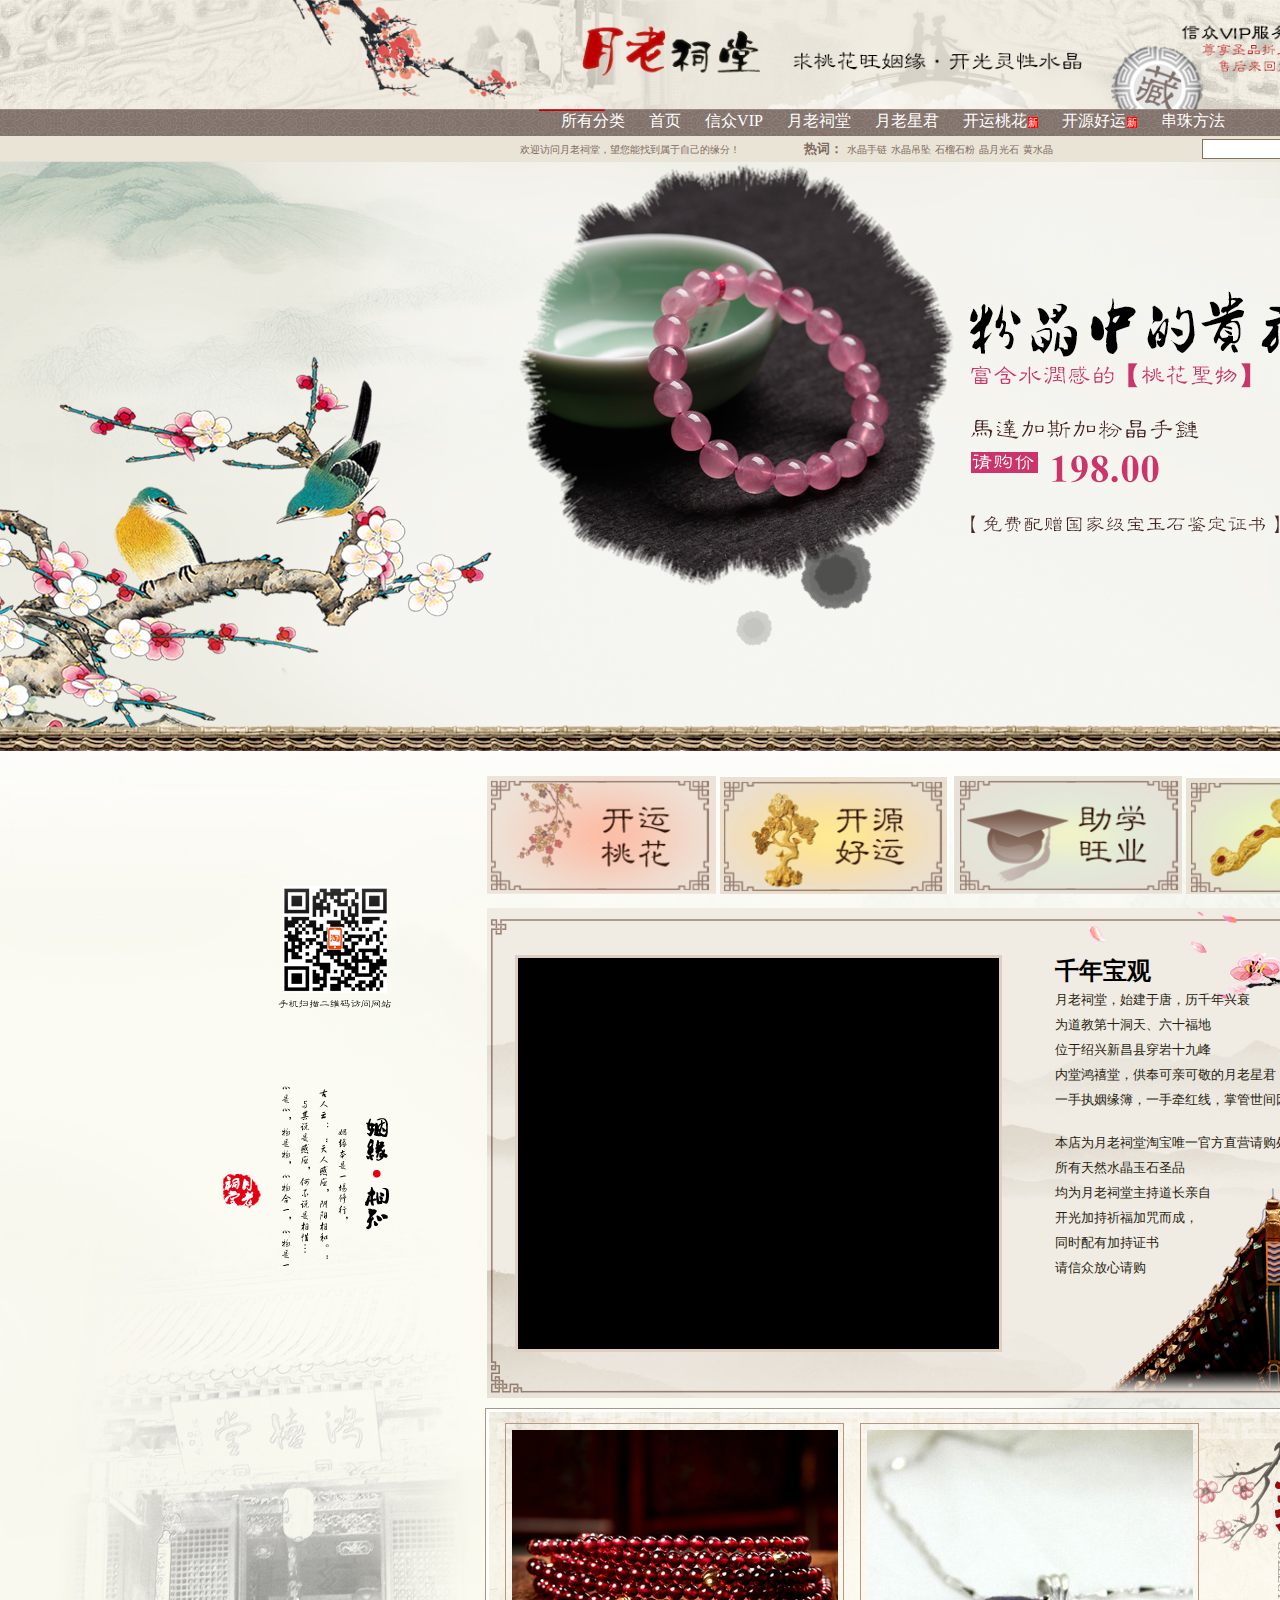
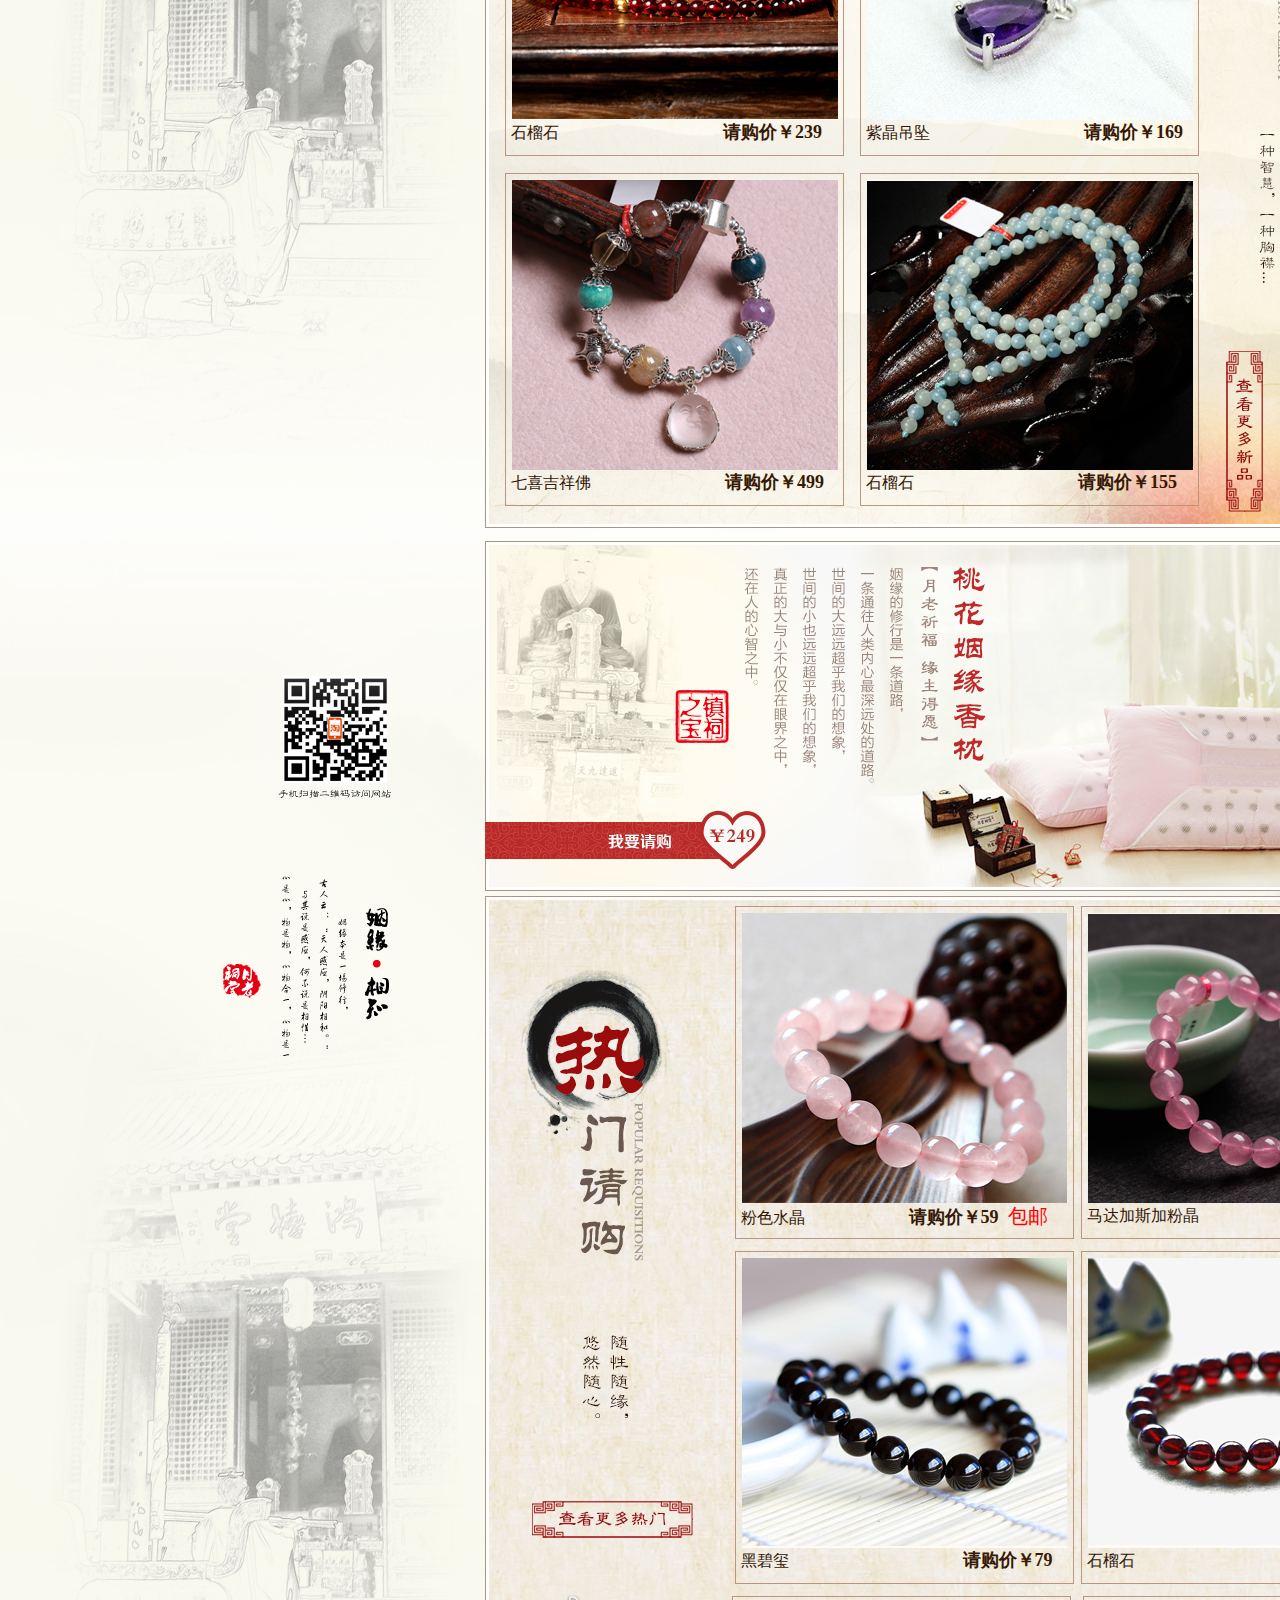
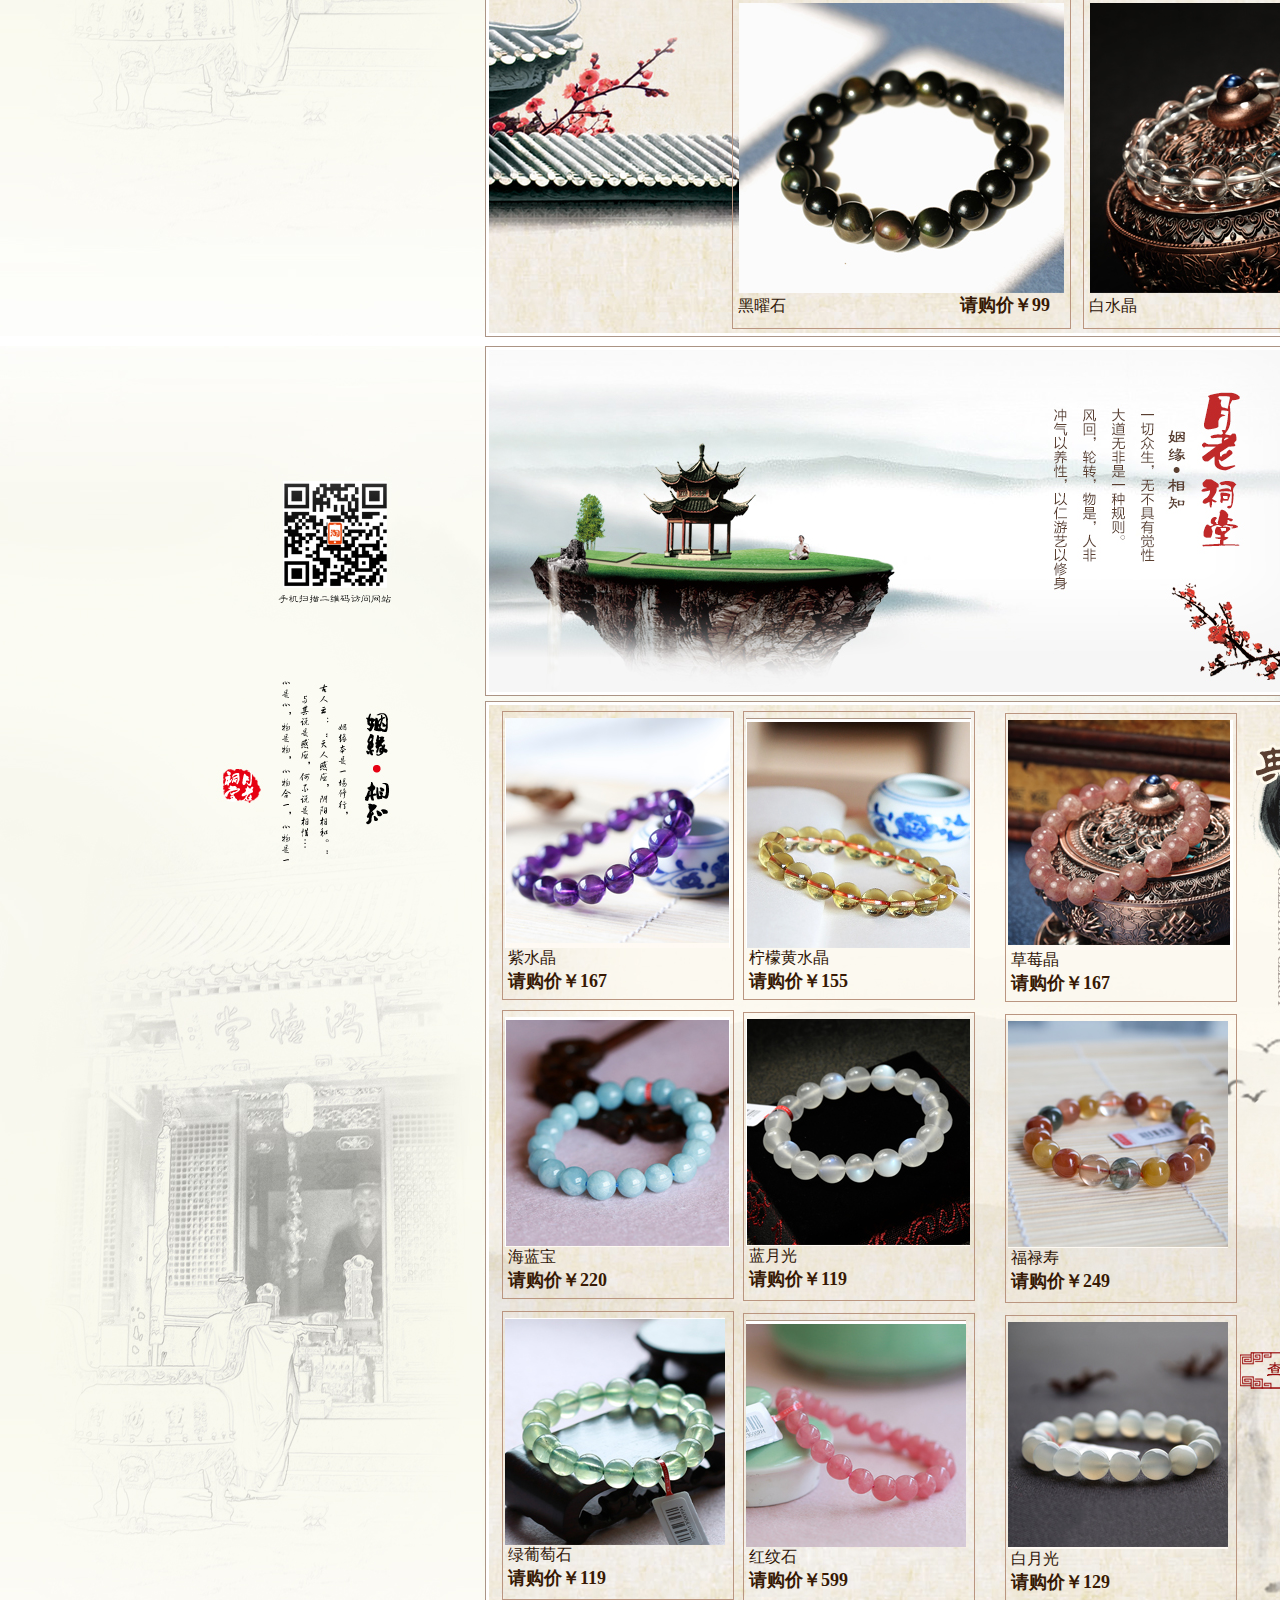
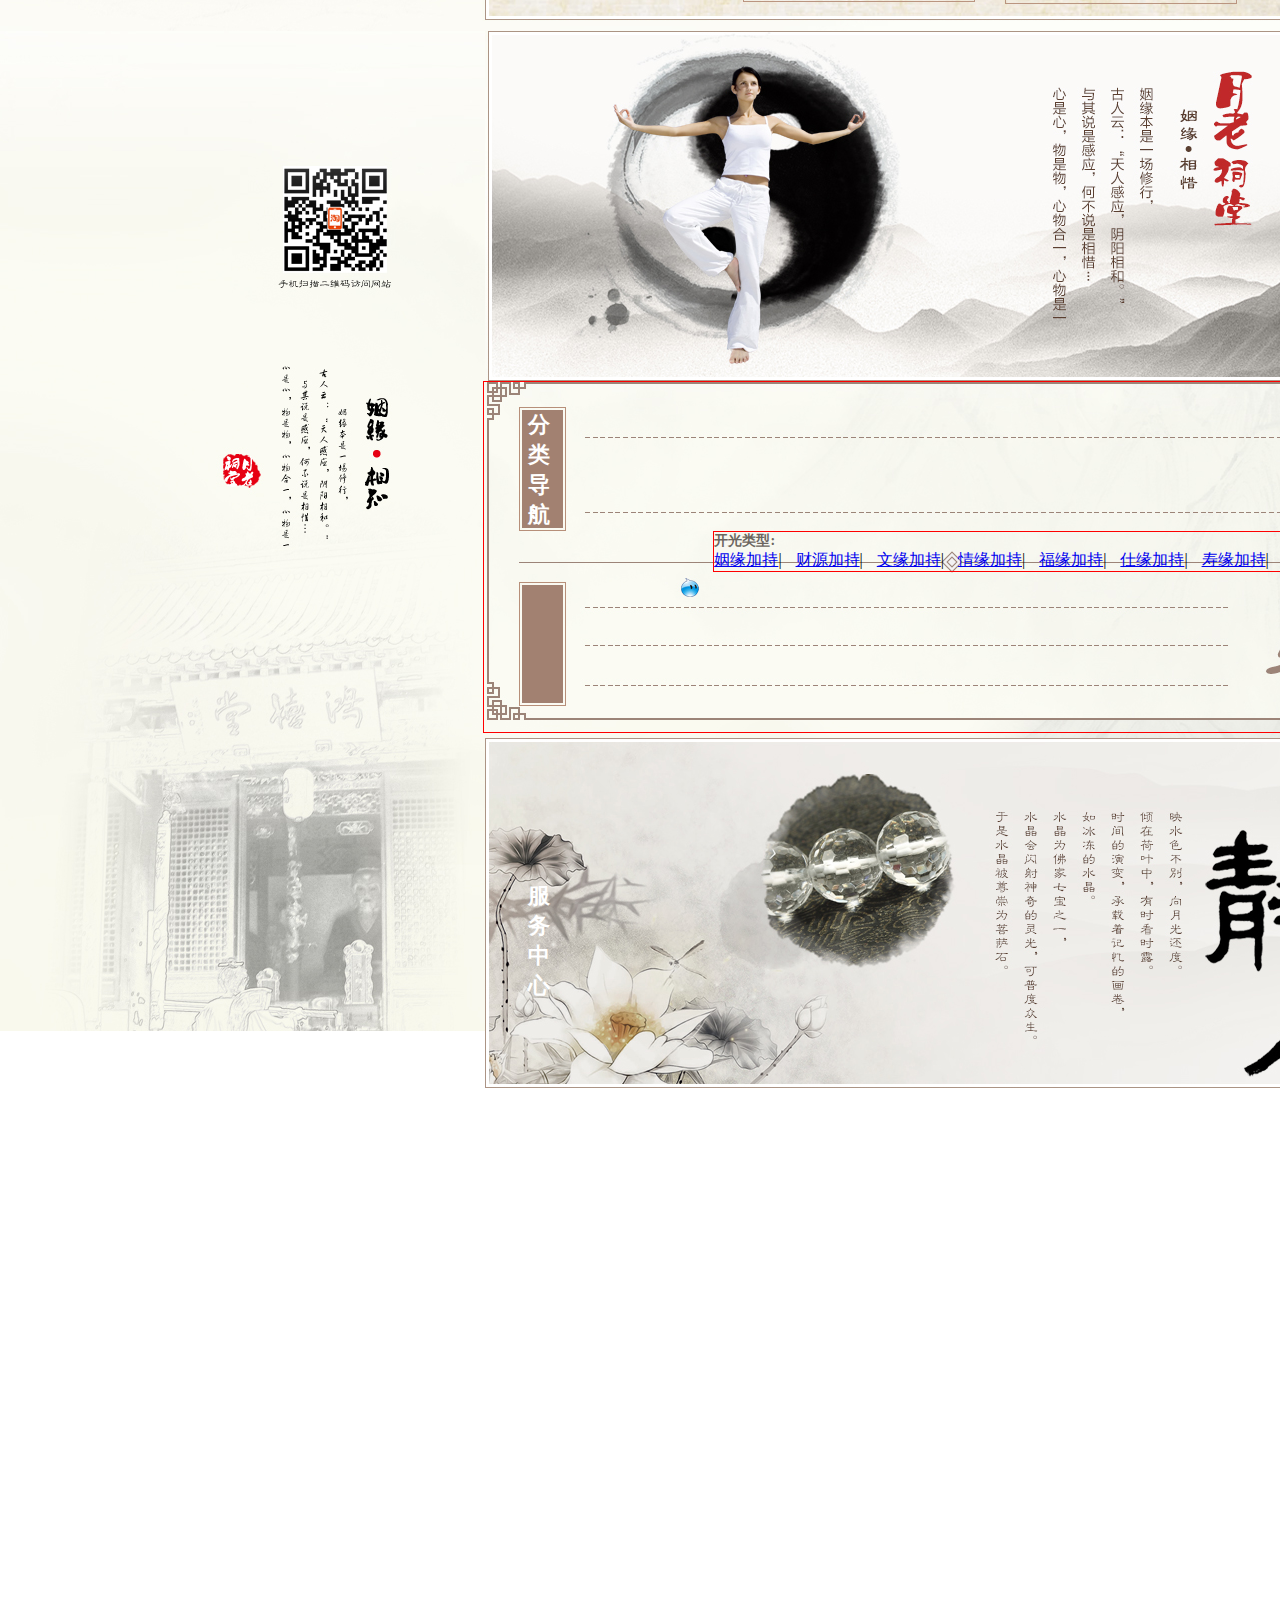
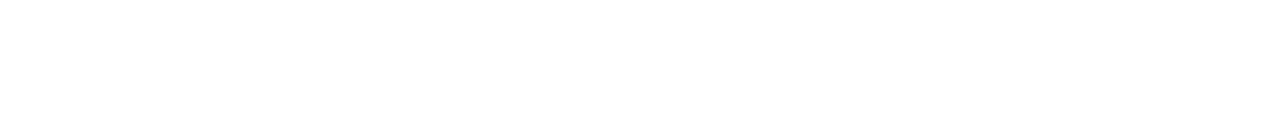
<file: 维客淘/index.html>
<!DOCTYPE html PUBLIC "-//W3C//DTD XHTML 1.0 Transitional//EN" "http://www.w3.org/TR/xhtml1/DTD/xhtml1-transitional.dtd">
<html xmlns="http://www.w3.org/1999/xhtml">
<head>
<meta http-equiv="Content-Type" content="text/html; charset=utf-8" />
<title>无标题文档</title>
<link href="style/style.css" rel="stylesheet" type="text/css" />
</head>

<body>
	<div>
    	<p class="top"><img src="images/A-维客淘-首页_01.jpg" /></p>
        <div class="daohang">
        	<ul class="menu">
            	<li><a href="#">所有分类</a></li>
                <li><a href="#">首页</a></li>
                <li><a href="#">信众VIP</a></li>
                <li><a href="#">月老祠堂</a></li>
                <li><a href="#">月老星君</a></li>
                <li><a href="#">开运桃花<span class="new">新</span></a></li>
                <li><a href="#">开源好运<span class="new">新</span></a></li>
                <li><a href="#">串珠方法</a></li>
            </ul>
        </div>
        <div class="one">
        	<span class="huanying">欢迎访问月老祠堂，望您能找到属于自己的缘分！</span>
            <span class="reci">热词：</span>
            <span class="two">水晶手链</span>
            <span class="two">水晶吊坠</span>
            <span class="two">石榴石粉</span>
            <span class="two">晶月光石</span>
            <span class="two">黄水晶</span>
            <div class="serch">
            	<form action="#" method="post">
            		<input type="text" class="shuru" />
            		<span class="sousuo"><p>搜索</p></span>
            	</form>
            </div>
        </div>
        <div class="fen"></div>
        <div class="yinyuan1">
        	<div class="top">
            	<span class="taohua"><img src="images/A-维客淘-首页_10.jpg" /></span>
                <span class="haoyun"><img src="images/A-维客淘-首页_07.jpg" /></span>
                <span class="xueye"><img src="images/A-维客淘-首页_13.jpg" /></span>
                <span class="ankang"><img src="images/A-维客淘-首页_04.jpg" /></span>
            </div>
            <div class="qiannian">
            	<div class="shipin"></div>
                <div class="baoguan">
                	<h2>千年宝观</h2>
                    <p>月老祠堂，始建于唐，历千年兴衰 </p>
                    <p>为道教第十洞天、六十福地</p>
                    <p>位于绍兴新昌县穿岩十九峰</p>
                    <p>内堂鸿禧堂，供奉可亲可敬的月老星君</p>
                    <p>一手执姻缘簿，一手牵红线，掌管世间因缘</p>
                    <br />
                    <p>本店为月老祠堂淘宝唯一官方直营请购处</p>
                    <p>所有天然水晶玉石圣品</p>
                    <p>均为月老祠堂主持道长亲自</p>
                    <p>开光加持祈福加咒而成，</p>
                    <p>同时配有加持证书</p>
                    <p>请信众放心请购</p>
                </div>
            </div>
            <div class="clera"></div>
            <div class="xinpin">
            	<div class="left">
                	<div id="a">
                    	<img src="images/A-维客淘-首页_26.jpg" />
                    	<span class="name">石榴石</span>
                        <span class="price">请购价￥239</span>
                    </div>
                    <div id="b">
                    	<img src="images/A-维客淘-首页_23.jpg" />
                        <span class="name">紫晶吊坠</span>
                        <span class="price">请购价￥169</span>
                    </div>
                </div>
                <div class="right">
                	<div id="c">
                    	<img src="images/A-维客淘-首页_31.jpg" />
                        <span class="name">七喜吉祥佛</span>
                        <span class="price">请购价￥499</span>
                    </div>
                    <div id="d">
                    	<img src="images/A-维客淘-首页_30.jpg" />
                        <span class="name">石榴石</span>
                        <span class="price">请购价￥155</span>
                    </div>
                </div>
            </div>
        </div>
        <div class="clera"></div>
        <div class="yinyuan2">
        	<div class="zhentou"></div>
            <div class="remen">
            	<div class="l">
                	<div id="l1">
                    	<img src="images/A-维客淘-首页_38.jpg" />
                        <span class="name">粉色水晶</span>
                        <span class="price">请购价￥59</span>
                        <span class="baoyou">包邮</span>
                    </div>
                    <div id="l2">
                    	<img src="images/A-维客淘-首页_35.jpg" />
                        <span class="name">马达加斯加粉晶</span>
                        <span class="price">请购价￥198</span>
                    </div>
                </div>
                <div class="clera"></div>
                <div class="m">
                	<div id="m1">
      					<img src="images/A-维客淘-首页_42.jpg" />
                        <span class="name">黑碧玺</span>
                        <span class="price">请购价￥79</span>
                    </div>
                    <div id="m2">
                    	<img src="images/A-维客淘-首页_43.jpg" />
                        <span class="name">石榴石</span>
                        <span class="price">请购价￥155</span>
                    </div>
                </div>
                <div clsaa="n">
                	<div id="n1">
                    	<img src="images/A-维客淘-首页_46.jpg" />
                        <span class="name">黑曜石</span>
                        <span class="price">请购价￥99</span>
                    </div>
                    <div id="n2">
                    	<img src="images/A-维客淘-首页_47.jpg" />
                        <span class="name">白水晶</span>
                        <span class="price">请购价￥66</span>
                    </div>
                </div>
            </div>
        </div>
        <div class="clera"></div>
        <div class="yinyuan3">
        	<div class="yuelao"></div>
            <div class="dian">
            	<div class="o">
                	<div class="o_left">
                    	<div id="o1">
                    		<img src="images/A-维客淘-首页_59.jpg" />
                        	<span class="name">紫水晶</span><br />
                        	<span class="price">请购价￥167</span>
                    	</div>
                    	<div id="o2">
                    		<img src="images/A-维客淘-首页_54.jpg" />
                        	<span class="name">柠檬黄水晶</span><br />
                        	<span class="price">请购价￥155</span>
                    	</div>
                    </div>
                    <div class="o_right">
                    	<div id="o3">
                    		<img src="images/A-维客淘-首页_62.jpg" />
                        	<span class="name">草莓晶</span><br />
                        	<span class="price">请购价￥167</span>
                    	</div>    	
                    </div>
                </div>
                <div class="p">
                	<div class="p_left">
                    	<div id="p1">
                    		<img src="images/A-维客淘-首页_68.jpg" />
                        	<span class="name">海蓝宝</span><br />
                        	<span class="price">请购价￥220</span>
                    	</div>
                    	<div id="p2">
                    		<img src="images/images/12_03.jpg" />
                        	<span class="name">蓝月光</span><br />
                        	<span class="price">请购价￥119</span>
                    	</div>
                    </div>
                    <div class="p_right">
                    	<div id="p3">
                    		<img src="images/A-维客淘-首页_69.jpg" />
                        	<span class="name">福禄寿</span><br />
                        	<span class="price">请购价￥249</span>
                    	</div>    	
                    </div>
                </div>
                <div class="q">
                	<div class="q_left">
                    	<div id="q1">
                    		<img src="images/A-维客淘-首页_77.jpg" />
                        	<span class="name">绿葡萄石</span><br />
                        	<span class="price">请购价￥119</span>
                    	</div>
                    	<div id="q2">
                    		<img src="images/A-维客淘-首页_74.jpg" />
                        	<span class="name">红纹石</span><br />
                        	<span class="price">请购价￥599</span>
                    	</div>
                    </div>
                    <div class="q_right">
                    	<div id="q3">
                    		<img src="images/A-维客淘-首页_80.jpg" />
                        	<span class="name">白月光</span><br />
                        	<span class="price">请购价￥129</span>
                    	</div>    	
                    </div>
                </div>
            </div>
        </div>
        <div class="clear"></div>
        <div class="yinyuan4">
        	<div class="citang"></div>
            <div class="fenlei">
            	<div id="top">
            		<div class="left">
                		<div class="up">&nbsp;分<br />&nbsp;类<br />&nbsp;导<br />&nbsp;航</div>
                    </div>
                    <div class="right">
                    	<div class="x">
                        	<span class="x1">开光类型:</span>
                            <ul>
                            	<li><a href="#">姻缘加持</a>|</li>
                                <li><a href="#">财源加持</a>|</li>
                                <li><a href="#">文缘加持</a>|</li>
                                <li><a href="#">情缘加持</a>|</li>
                                <li><a href="#">福缘加持</a>|</li>
                                <li><a href="#">仕缘加持</a>|</li>
                                <li><a href="#">寿缘加持</a>|</li>
                                <li><a href="#">商缘加持</a>|</li>
                                <li><a href="#">祠堂加持</a></li>
                            </ul>
                    	</div>
                   </div>
                	
                </div>  
              
                <div id="bottom">
                	<div class="left">
                		<div class="down">&nbsp;服<br />&nbsp;务<br />&nbsp;中<br />&nbsp;心</div>
                	</div>
                </div>                                                                               
            </div>
            <div class="jing"></div>
        </div>
    </div>
</body>
</html>
</file>
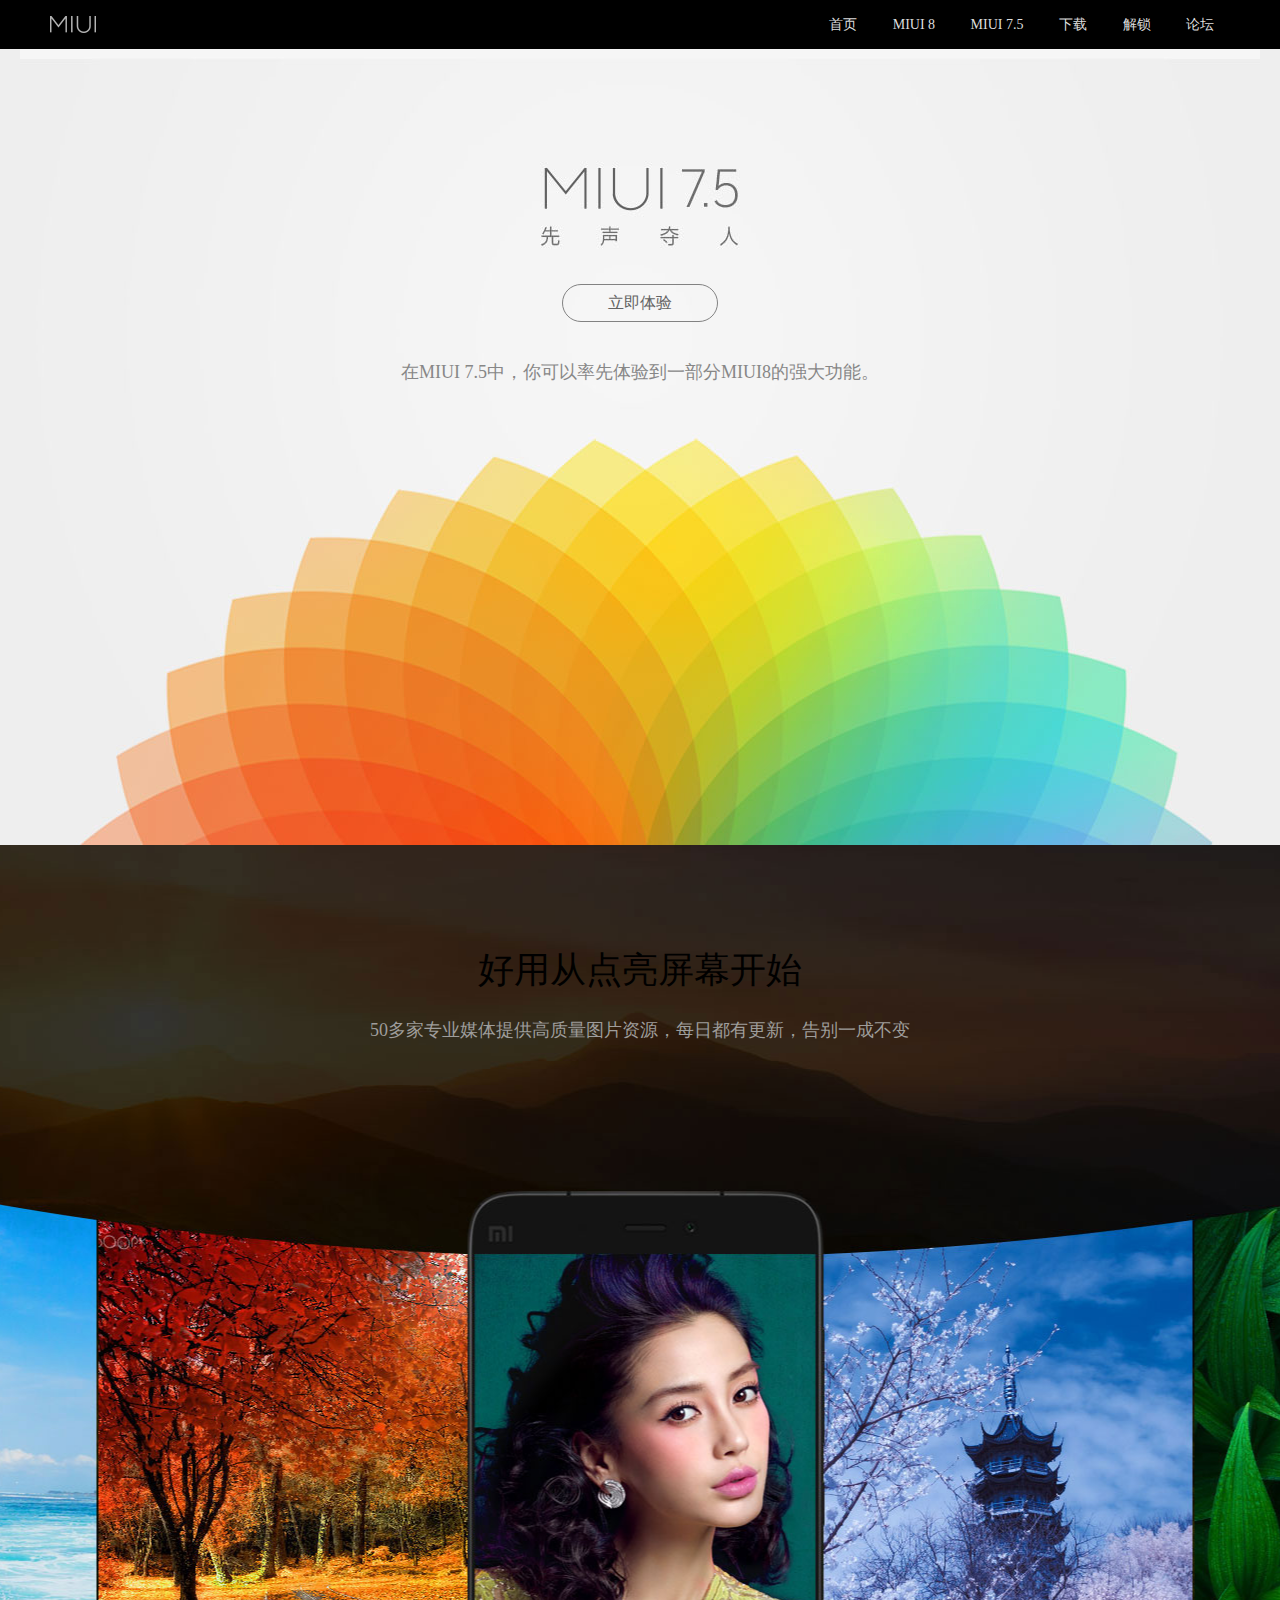
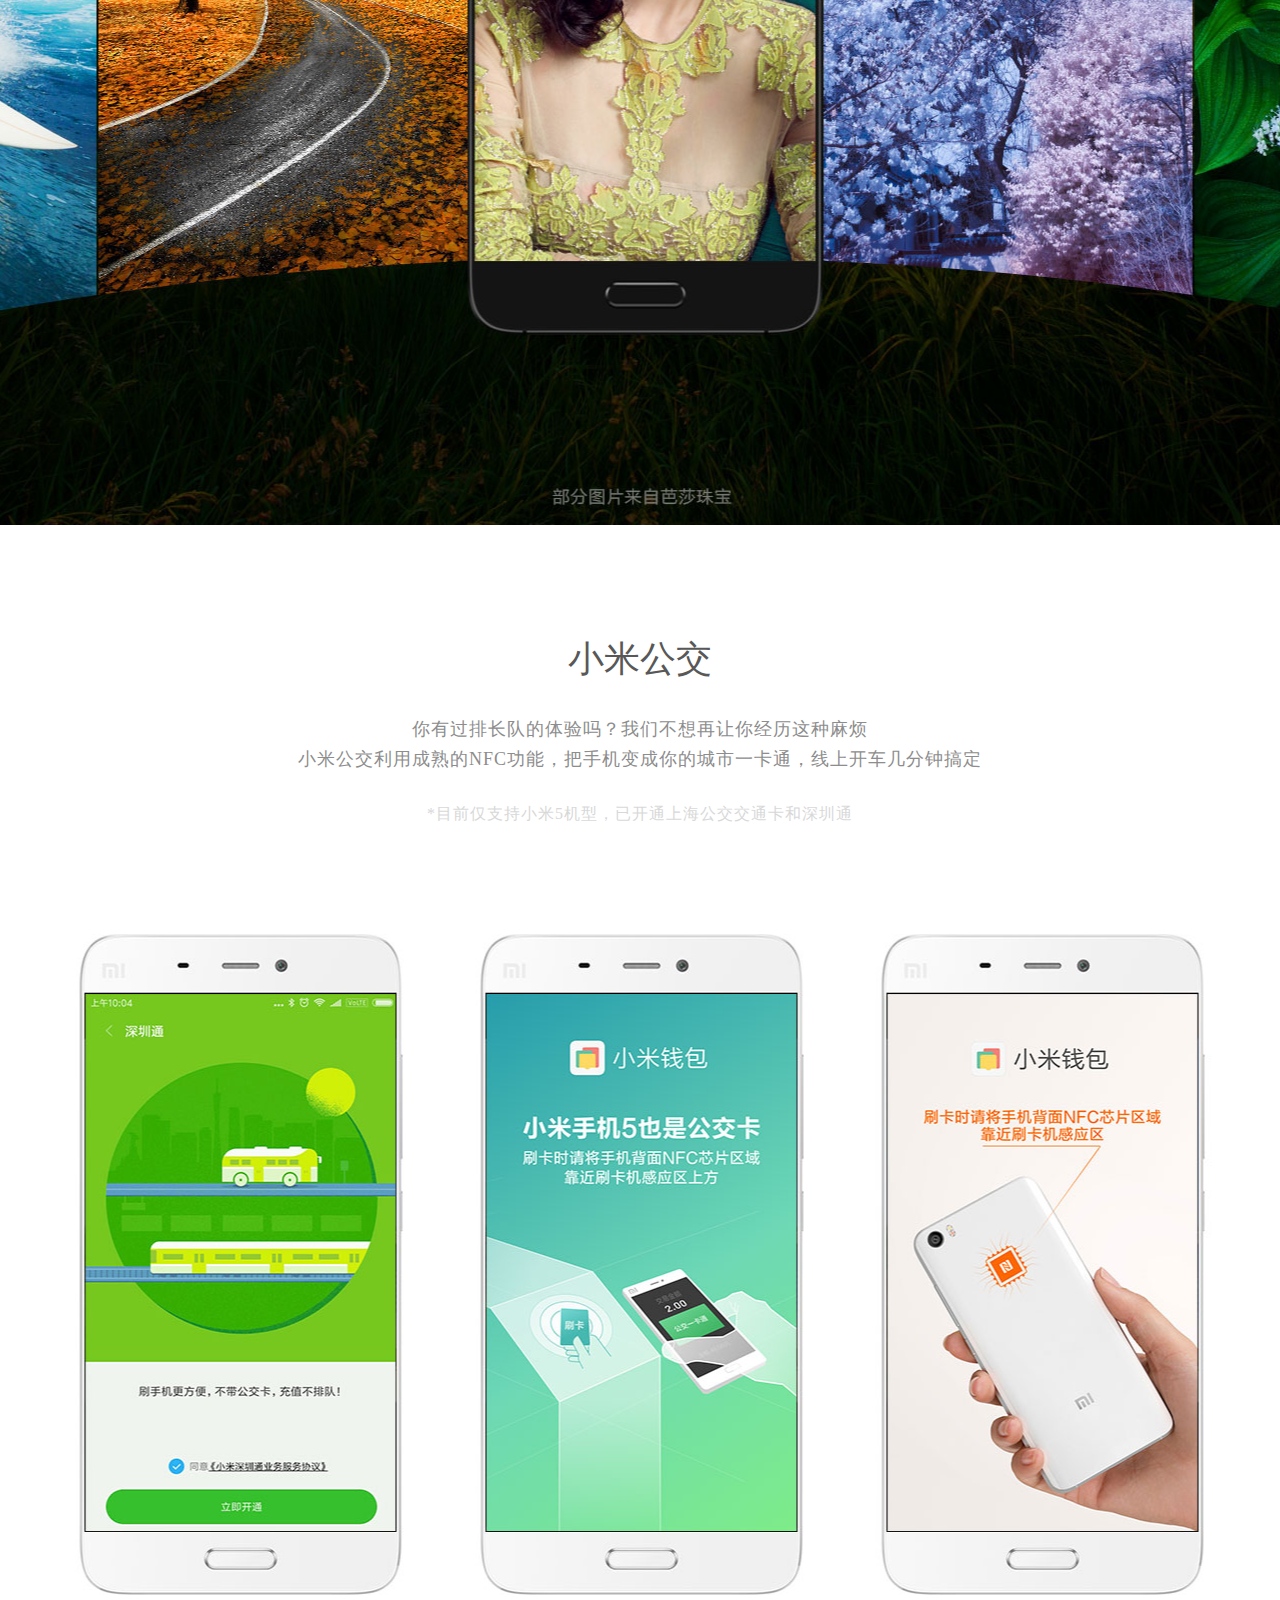
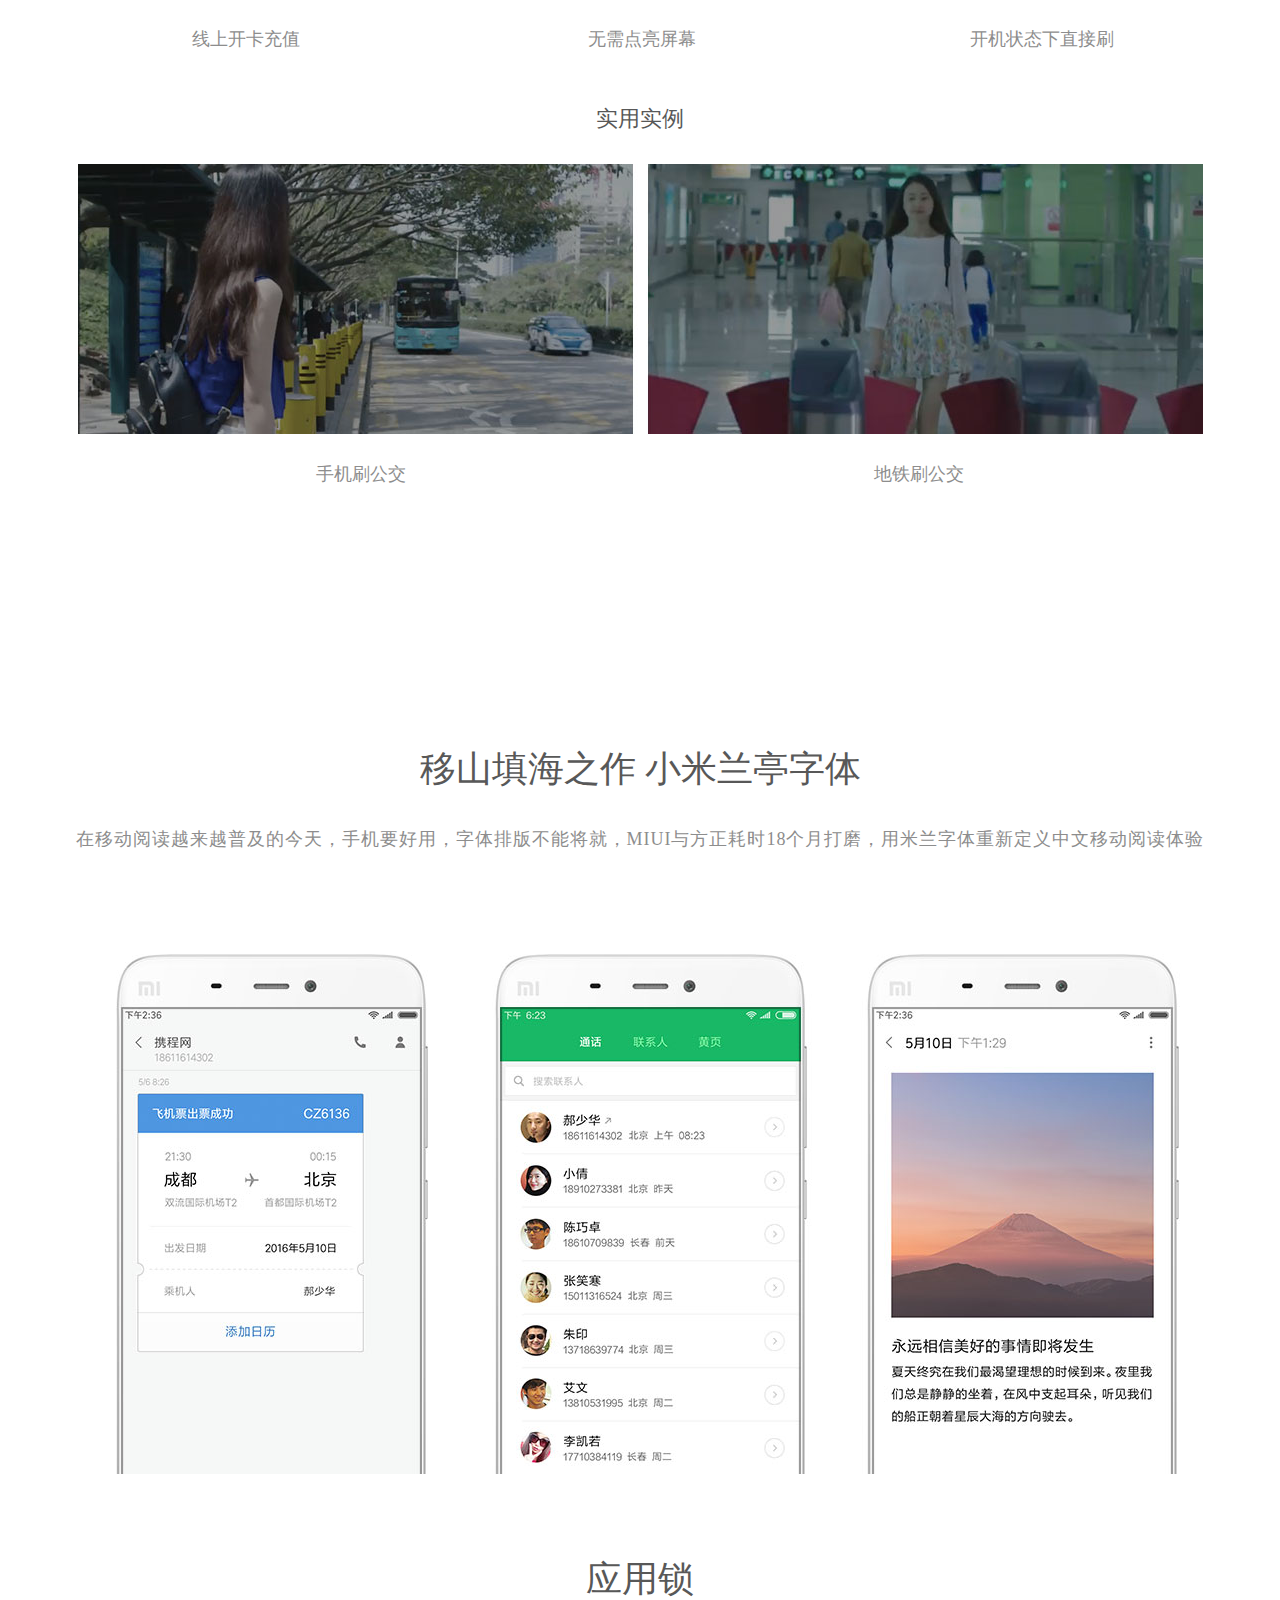
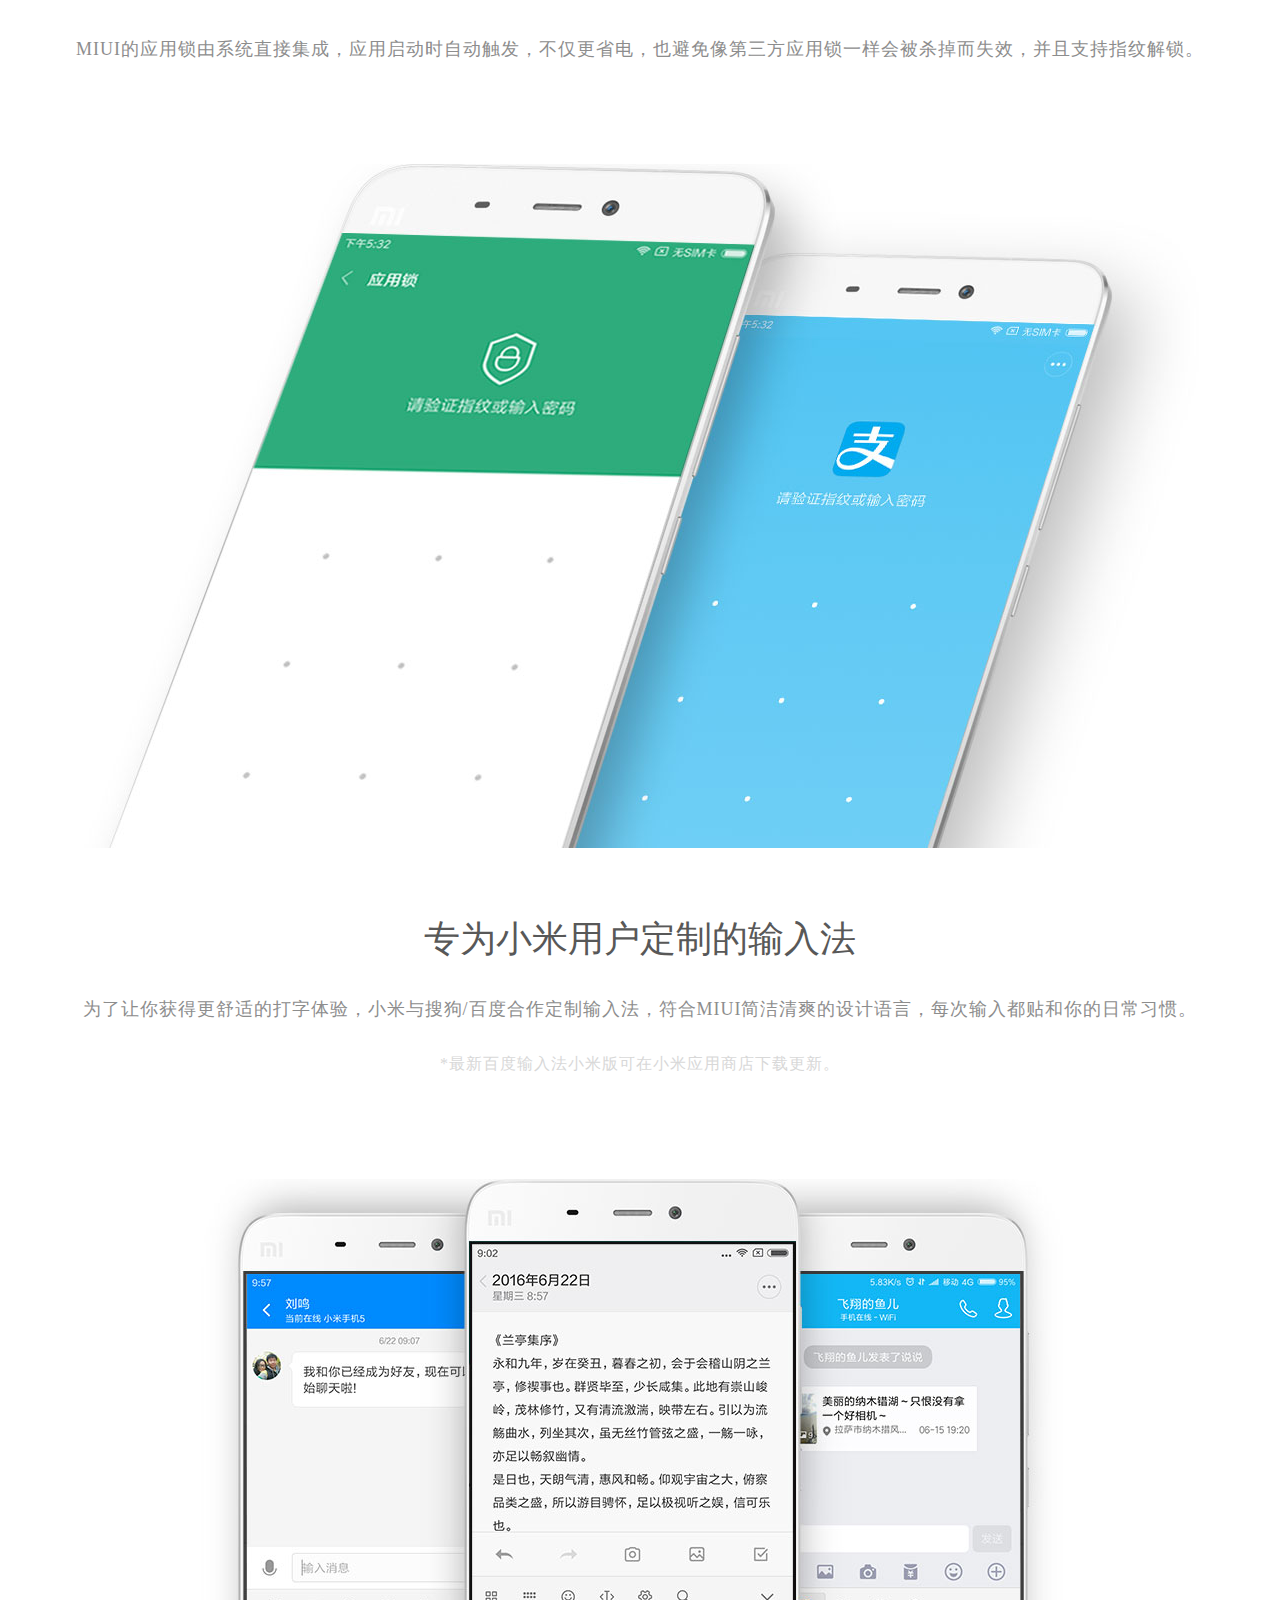
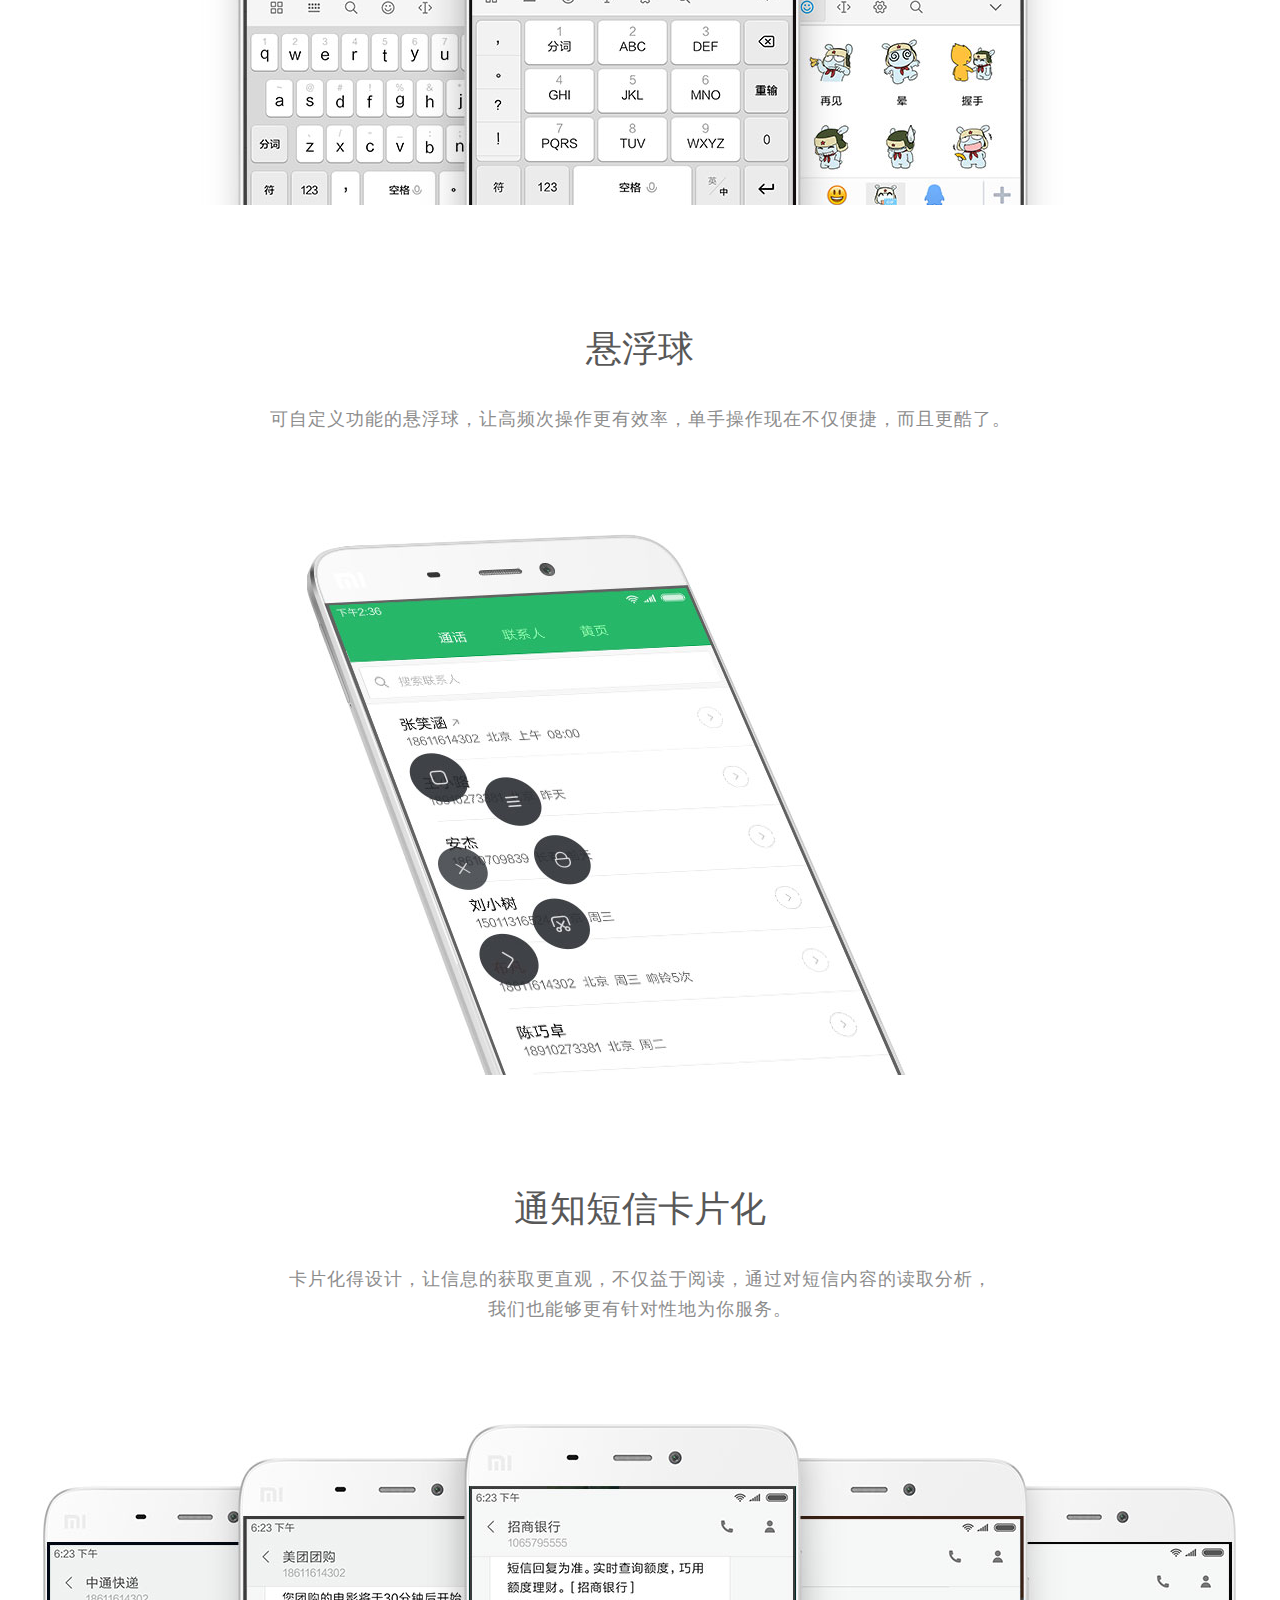
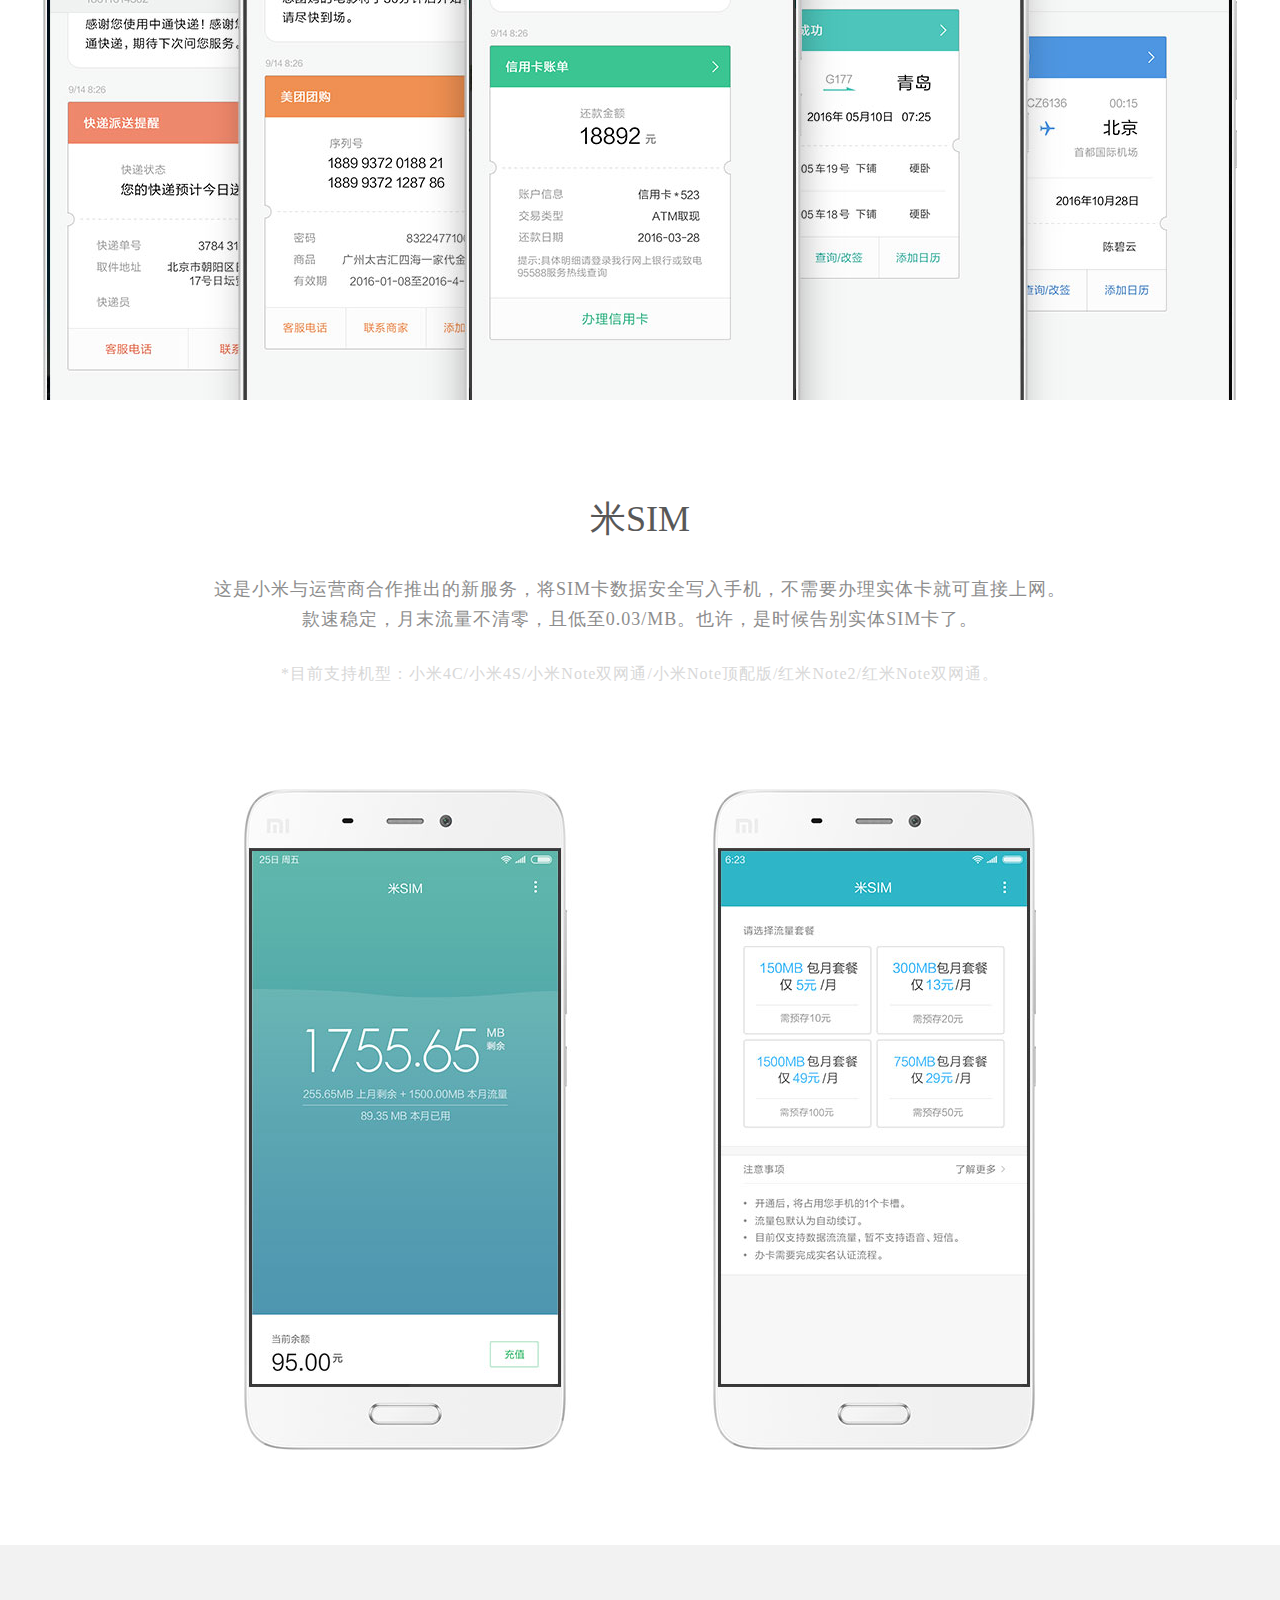
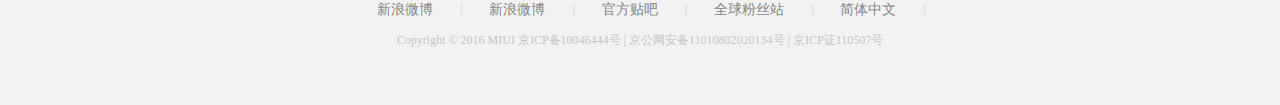
<file: xiaomi/xioami.html>
<!DOCTYPE html PUBLIC "-//W3C//DTD XHTML 1.0 Transitional//EN" "http://www.w3.org/TR/xhtml1/DTD/xhtml1-transitional.dtd">
<html xmlns="http://www.w3.org/1999/xhtml">
<head>
<meta http-equiv="Content-Type" content="text/html; charset=utf-8" />
<title>小米</title>
<link href="style/style.css" rel="stylesheet" type="text/css" />
</head>

<body>
<div id="head">
	<div id="head_left">
    	<img src="image/index_0.png" />
    </div>
    <div id="head_right">
    	<ul>
        	<li><a href="#">首页</a></li>
            <li><a href="#">MIUI 8</a></li>
            <li><a href="#">MIUI 7.5</a></li>
            <li><a href="#">下载</a></li>
            <li><a href="#">解锁</a></li>
            <li><a href="#">论坛</a></li>
        </ul>
    </div>
</div>
<div id="xm_con_1">
	<div id="xm_con_1_m">
    	<a href="#">立即体验</a>
        <p>在MIUI 7.5中，你可以率先体验到一部分MIUI8的强大功能。</p>
    </div>
</div>
<div id="xm_con_2">
	<div id="xm_con_2_m">
    	<h2>好用从点亮屏幕开始</h2>
        <p>50多家专业媒体提供高质量图片资源，每日都有更新，告别一成不变</p>
    </div>
</div>
<div id="xm_con_3">
	<h2>小米公交</h2>
    <p>你有过排长队的体验吗？我们不想再让你经历这种麻烦</p>
    <p>小米公交利用成熟的NFC功能，把手机变成你的城市一卡通，线上开车几分钟搞定</p>
    <p class="zs">*目前仅支持小米5机型，已开通上海公交交通卡和深圳通</p>
    <div id="xm_con_3_sj">
    	<ul>
        	<li class="sj_1">线上开卡充值</li>
            <li class="sj_2">无需点亮屏幕</li>
            <li class="sj_3">开机状态下直接刷</li>
        </ul>
    </div>
    <h4>实用实例</h4>
    <div id="xm_con_3_gj">
    	<ul>
        	<li class="gj_1">手机刷公交</li>
            <li class="gj_1">地铁刷公交</li>
        </ul>
    </div>
</div>
<div id="xm_con_4">
	<h2>移山填海之作 小米兰亭字体</h2>
    <p>在移动阅读越来越普及的今天，手机要好用，字体排版不能将就，MIUI与方正耗时18个月打磨，用米兰字体重新定义中文移动阅读体验</p>
    <div id="xm_con_4_zt"></div>
</div>
<div id="xm_con_5">
	<h2>应用锁</h2>
    <p>MIUI的应用锁由系统直接集成，应用启动时自动触发，不仅更省电，也避免像第三方应用锁一样会被杀掉而失效，并且支持指纹解锁。</p>
    <div id="xm_con_5_yys"></div>
</div>
<div id="xm_con_6">
	<h2>专为小米用户定制的输入法</h2>
    <p>为了让你获得更舒适的打字体验，小米与搜狗/百度合作定制输入法，符合MIUI简洁清爽的设计语言，每次输入都贴和你的日常习惯。</p>
    <p class="text">*最新百度输入法小米版可在小米应用商店下载更新。</p>
    <div id="xm_con_6_srf"></div>
</div>
<div id="xm_con_7">
	<h2>悬浮球</h2>
    <p>可自定义功能的悬浮球，让高频次操作更有效率，单手操作现在不仅便捷，而且更酷了。</p>
    <div id="xm_con_7_xfq"></div>
</div>
<div id="xm_con_8">
	<h2>通知短信卡片化</h2>
    <p>卡片化得设计，让信息的获取更直观，不仅益于阅读，通过对短信内容的读取分析，</p>
    <p>我们也能够更有针对性地为你服务。</p>
    <div id="xm_con_8_dx"></div>
</div>
<div id="xm_con_9">
	<h2>米SIM</h2>
    <p>这是小米与运营商合作推出的新服务，将SIM卡数据安全写入手机，不需要办理实体卡就可直接上网。</p>
    <p>款速稳定，月末流量不清零，且低至0.03/MB。也许，是时候告别实体SIM卡了。</p>
    <p class="text">*目前支持机型：小米4C/小米4S/小米Note双网通/小米Note顶配版/红米Note2/红米Note双网通。</p>
    <div id="xm_con_9_sim"></div>
</div>










<div id="footer">
	<ul>
    	<li><a href="#">新浪微博</a>|</li>
        <li><a href="#">新浪微博</a>|</li>
        <li><a href="#">官方贴吧</a>|</li>
        <li><a href="#">全球粉丝站</a>|</li>
        <li><a href="#">简体中文</a>|</li>
    </ul>
    <p>Copyright &copy; 2016 MIUI 京ICP备10046444号 | 京公网安备11010802020134号 | 京ICP证110507号</p>
</div>
</body>
</html>
</file>
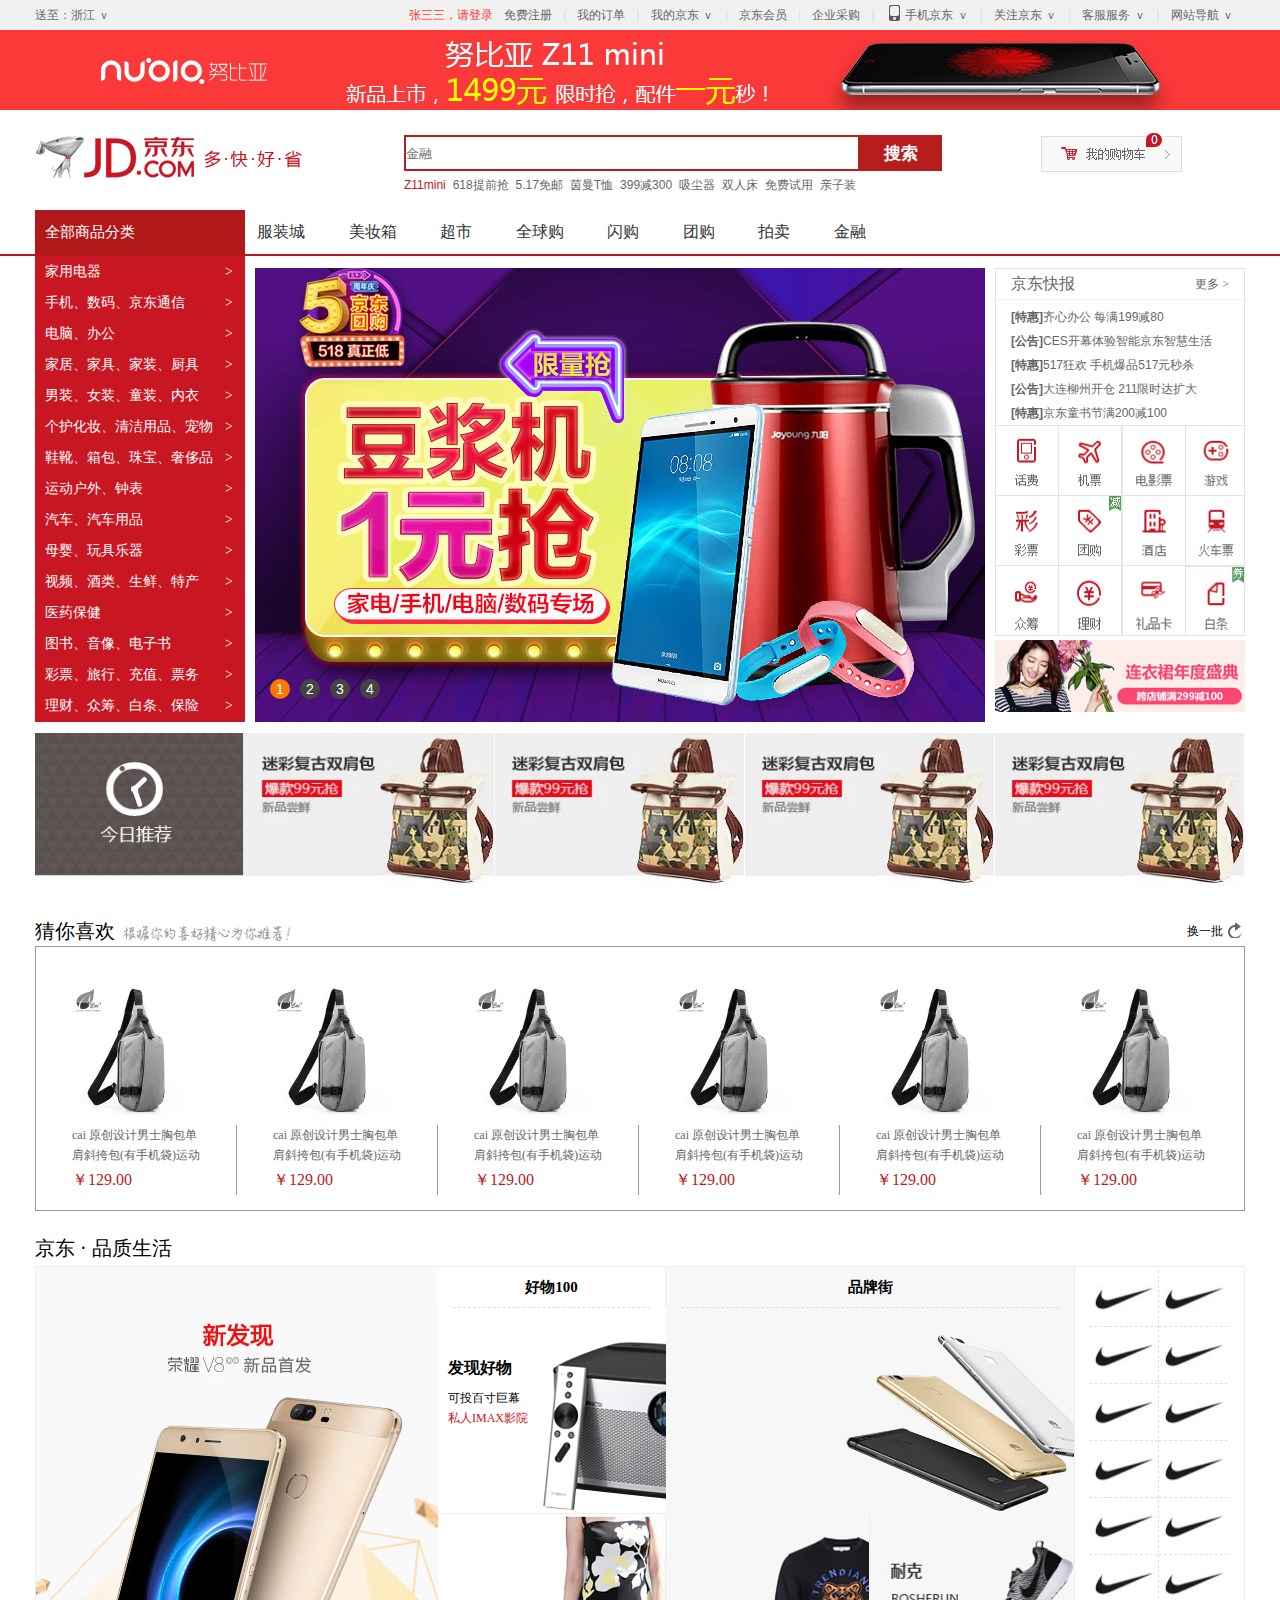
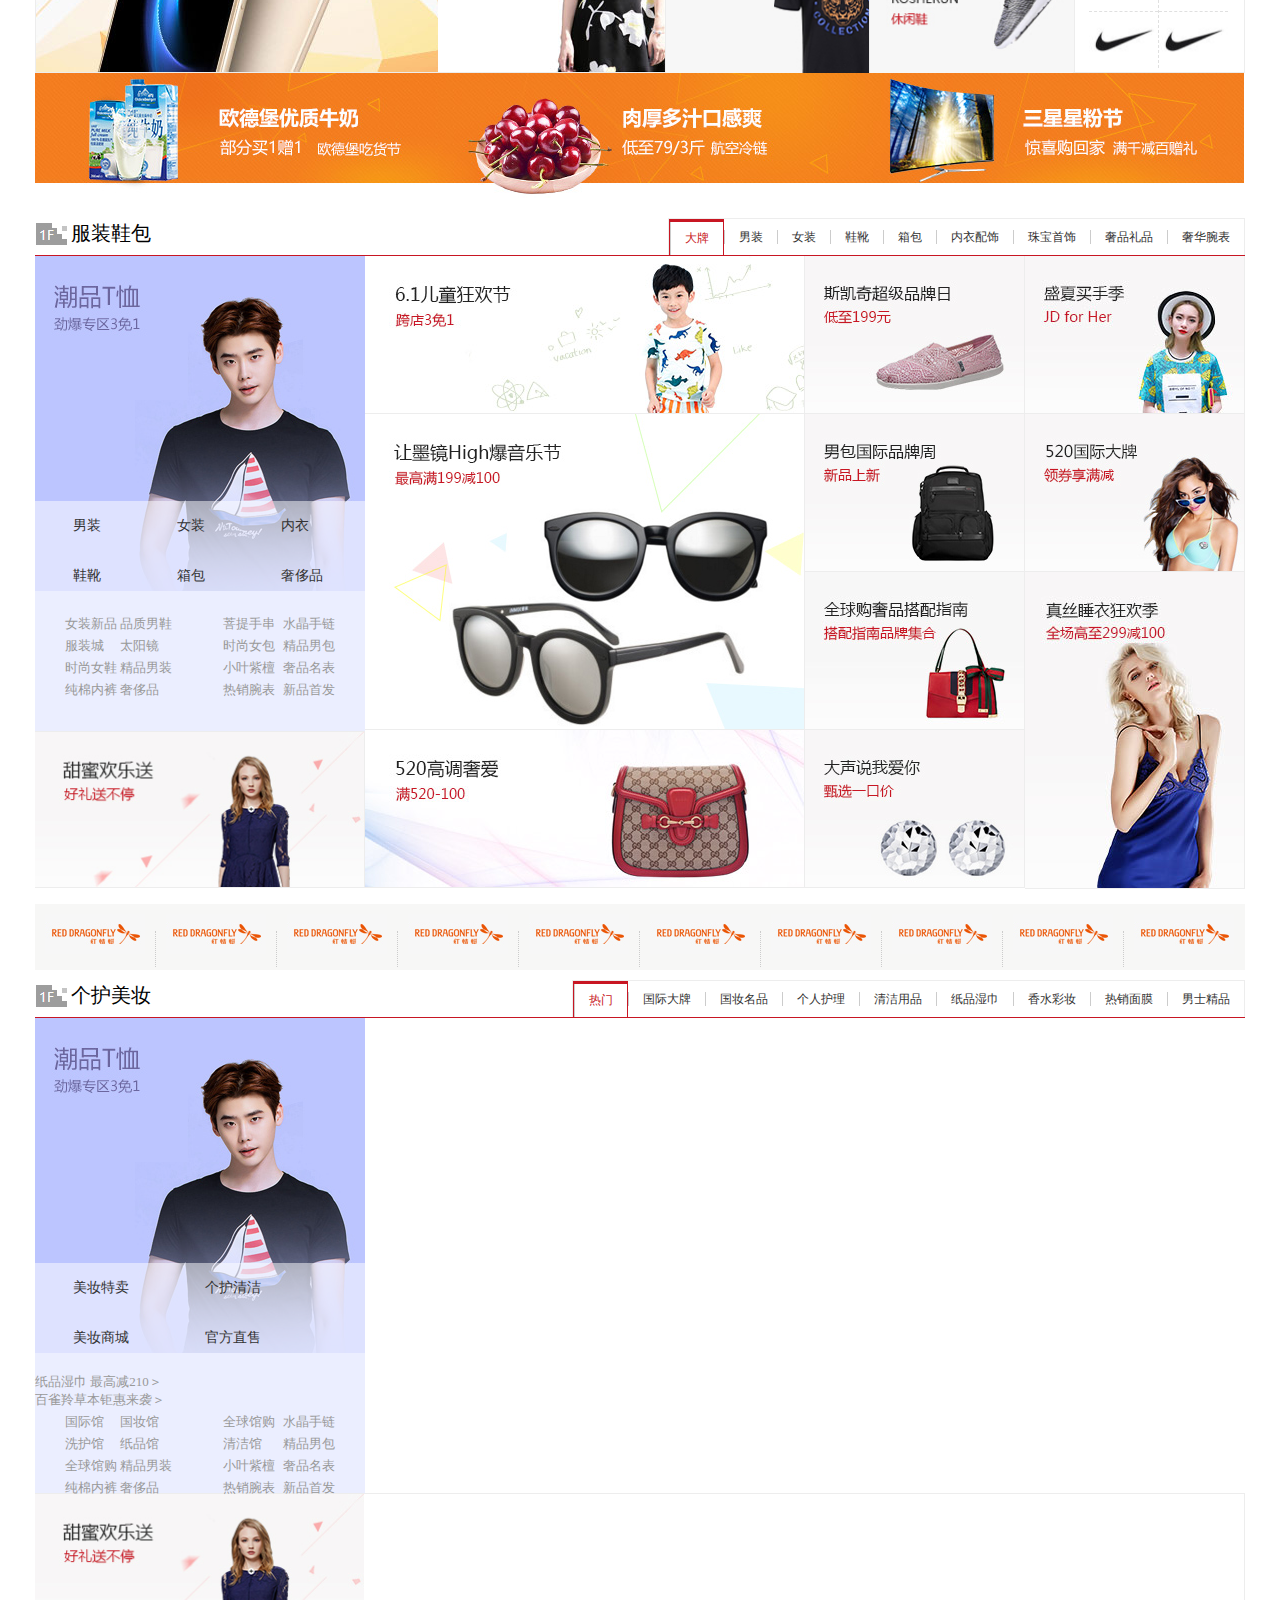
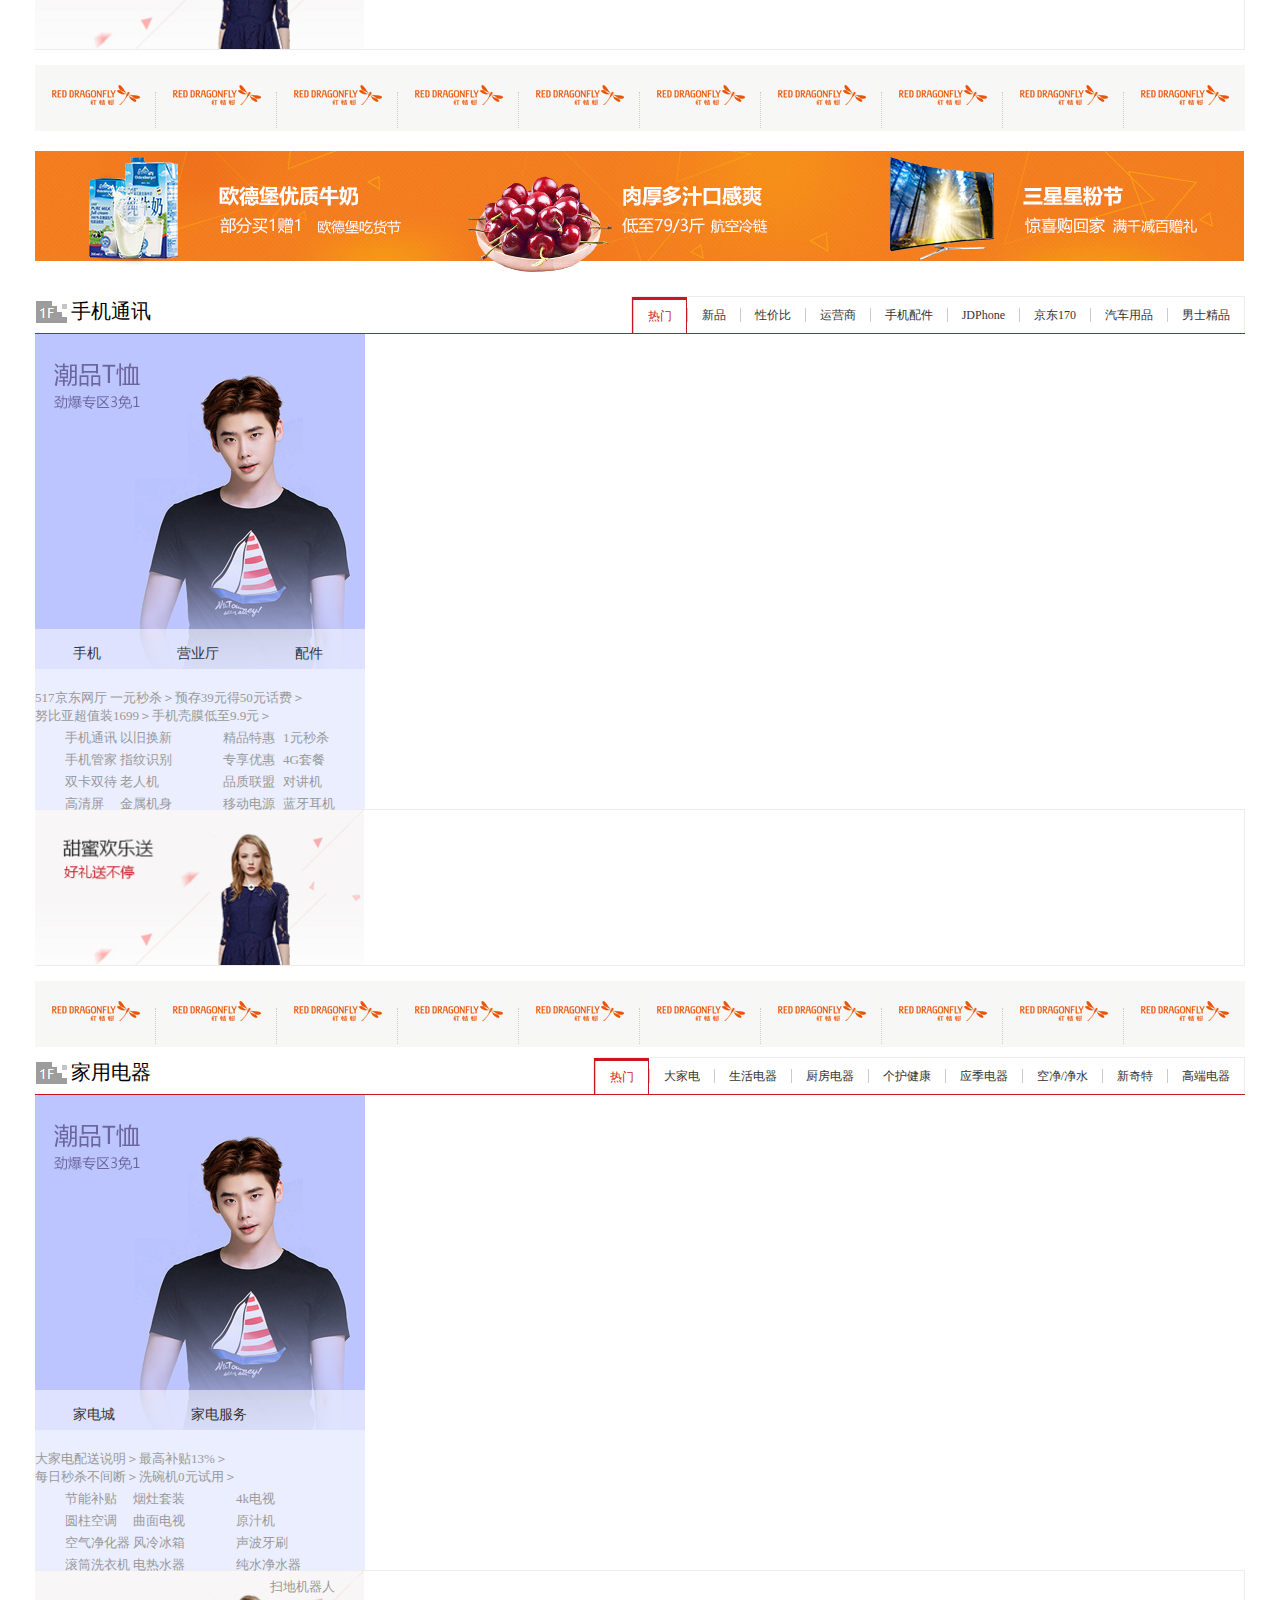
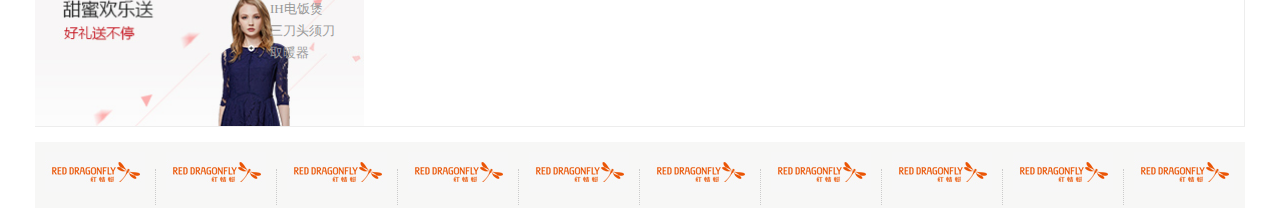
<file: 京东/jingdong.html>
<!DOCTYPE html PUBLIC "-//W3C//DTD XHTML 1.0 Transitional//EN" "http://www.w3.org/TR/xhtml1/DTD/xhtml1-transitional.dtd">
<html xmlns="http://www.w3.org/1999/xhtml">
<head>
<meta http-equiv="Content-Type" content="text/html; charset=utf-8" />
<title>京东(JD.COM)-综合网购首选-正品低价、品质保障、配送及时、轻松购物！</title>
<link href="style/style.css" rel="stylesheet" type="text/css" />
<script type="text/javascript" src="js/jquery1.42.min.js"></script>
<script type="text/javascript" src="js/jquery.superslide.2.1.1.js"></script>

</head>

<body>
	<div id="head">
    	<div id="head_con">
        	<div id="head_con_left"><a href="#">送至：浙江 ｖ</a></div>
            <div id="head_con_right">
            	<a href="#" class="red">张三三，请登录</a>
                <ul>
                	<li><a href="#">免费注册</a>|</li>
                    <li><a href="#">我的订单</a>|</li>
                    <li><a href="#">我的京东 ｖ</a>|</li>
                    <li><a href="#">京东会员</a>|</li>
                    <li><a href="#">企业采购</a>|</li>
                    <li><a href="#"><img src="images/JD_03.gif" />手机京东 ｖ</a>|</li>
                    <li><a href="#">关注京东 ｖ</a>|</li>
                    <li><a href="#">客服服务 ｖ</a>|</li>
                    <li><a href="#">网站导航 ｖ</a></li>
                </ul>
            </div>
        </div>
    </div>
    <div id="jd_gg">
    	<div id="jd_gg_con"><img src="images/573a88dbN8767ff7b.jpg" /></div>
    </div>
    <div id="search">
    	<div id="search_con">
        	<div id="search_con_left"><img src="images/JD_10.gif" /></div>
            <div id="search_con_conter">
            	<form action="#" method="post">
                	<input type="text"  id="search_text" placeholder="金融"/>
                    <input type="submit" value="搜索" id="search_butt" />
                </form>
                <ul>
                	<li><a href="#" class="s_red">Z11mini</a></li>
                    <li><a href="#">618提前抢</a></li>
                    <li><a href="#">5.17免邮</a></li>
                    <li><a href="#">茵曼T恤</a></li>
                    <li><a href="#">399减300</a></li>
                    <li><a href="#">吸尘器</a></li>
                    <li><a href="#">双人床</a></li>
                    <li><a href="#">免费试用</a></li>
                    <li><a href="#">亲子装</a></li>
                </ul>
            </div>
            <div id="search_con_right"><img src="images/JD_07.gif" /></div>
        </div>
    </div>
    <div id="menu">
    	<div id="menu_con">
        	<h3>全部商品分类</h3>
        	<ul>
           		<li><a href="#">服装城</a></li>
                <li><a href="#">美妆箱</a></li>
                <li><a href="#">超市</a></li>
                <li><a href="#">全球购</a></li>
                <li><a href="#">闪购</a></li>
                <li><a href="#">团购</a></li>
                <li><a href="#">拍卖</a></li>
                <li><a href="#">金融</a></li>
            </ul>
        </div>
    </div>
	<div id="content">
    	<div id="content_con">
        	<div id="content_con_left">
            	<ul>
                	<li><a href="#">家用电器</a><span>&gt;</span></li>
                    <li><a href="#">手机、数码、京东通信</a><span>&gt;</span></li>
                    <li><a href="#">电脑、办公</a><span>&gt;</span></li>
                    <li><a href="#">家居、家具、家装、厨具</a><span>&gt;</span></li>
                    <li><a href="#">男装、女装、童装、内衣</a><span>&gt;</span></li>
                    <li><a href="#">个护化妆、清洁用品、宠物</a><span>&gt;</span></li>
                    <li><a href="#">鞋靴、箱包、珠宝、奢侈品</a><span>&gt;</span></li>
                    <li><a href="#">运动户外、钟表</a><span>&gt;</span></li>
                    <li><a href="#">汽车、汽车用品</a><span>&gt;</span></li>
                    <li><a href="#">母婴、玩具乐器</a><span>&gt;</span></li>
                    <li><a href="#">视频、酒类、生鲜、特产</a><span>&gt;</span></li>
                    <li><a href="#">医药保健</a><span>&gt;</span></li>
                    <li><a href="#">图书、音像、电子书</a><span>&gt;</span></li>
                    <li><a href="#">彩票、旅行、充值、票务</a><span>&gt;</span></li>
                    <li><a href="#">理财、众筹、白条、保险</a><span>&gt;</span></li>
                </ul>
            </div>
            <div id="content_con_conter">
            	<div class="www51buycom">
    				<ul class="51buypic">
        				
                        <li><a href="#" target="_blank"><img src="images/4.jpg" /></a></li>
                        <li><a href="#" target="_blank"><img src="images/3.jpg" /></a></li>
                        <li><a href="#" target="_blank"><img src="images/2.jpg" /></a></li>
                        <li><a href="#" target="_blank"><img src="images/1.jpg" /></a></li>
                        
    				</ul>
                    <a class="prev" href="javascript:void(0)"></a>
                    <a class="next" href="javascript:void(0)"></a>
                    <div class="num">
                        <ul></ul>
                    </div>
                    
                </div>
                
               
          <script>
                /*鼠标移过，左右按钮显示*/
                $(".www51buycom").hover(function(){
                    $(this).find(".prev,.next").fadeTo("show",0.1);
                },function(){
                    $(this).find(".prev,.next").hide();
                })
                /*鼠标移过某个按钮 高亮显示*/
                $(".prev,.next").hover(function(){
                    $(this).fadeTo("show",0.7);
                },function(){
                    $(this).fadeTo("show",0.1);
                })
                $(".www51buycom").slide({ titCell:".num ul" , mainCell:".51buypic" , effect:"fold", autoPlay:true, delayTime:700 , autoPage:true });
                </script>
                <!-- 代码 结束 -->
            </div>
            <div id="content_con_right">
            	<div id="content_con_right_top">
                	<h3>京东快报<span>更多 &gt;</span></h3>
                    <ul>
                    	<li><a href="#"><b>[特惠]</b>齐心办公 每满199减80</a></li>
                        <li><a href="#"><b>[公告]</b>CES开幕体验智能京东智慧生活</a></li>
                        <li><a href="#"><b>[特惠]</b>517狂欢 手机爆品517元秒杀</a></li>
                        <li><a href="#"><b>[公告]</b>大连柳州开仓 211限时达扩大</a></li>
                        <li><a href="#"><b>[特惠]</b>京东童书节满200减100</a></li>
                    </ul>
                </div>
                <div id="content_con_right_mi">
                	<table>
                    	<tr>
                        	<td><img src="images/JD_15.gif" /></td>
                            <td><img src="images/JD_17.gif" /></td>
                            <td><img src="images/JD_18.gif" /></td>
                            <td><img src="images/JD_20.gif" /></td>
                        </tr>
                        <tr>
                        	<td><img src="images/JD_25.gif"/></td>
                            <td><img src="images/JD_26.gif" /></td>
                            <td><img src="images/JD_27.gif" /></td>
                            <td><img src="images/JD_28.gif" /></td>
                        </tr>
                        
                        <tr>
                        	<td><img src="images/JD_32.gif" /></td>
                            <td><img src="images/JD_33.gif" /></td>
                            <td><img src="images/JD_34.gif" /></td>
                            <td><img src="images/JD_31.jpg" /></td>
                        </tr>
                    </table>
                </div>
                <div id="content_con_right_bottom">
                	<img src="images/57344380N3faa1859.jpg" />
                </div>
            </div>
        </div>
    </div>
    <div id="jrtj">
    	<div id="jrtj_con">
        	<div id="jrtj_con_left"><img src="images/(JD_03.jpg" /></div>
            <div id="jrtj_con_right">
            	<ul>
                	<li><a href="#"><img src="images/(JD_04.jpg" /></a></li>
                    <li><a href="#"><img src="images/(JD_04.jpg" /></a></li>
                    <li><a href="#"><img src="images/(JD_04.jpg" /></a></li>
                    <li><a href="#"><img src="images/(JD_04.jpg" /></a></li>
                </ul>
            </div>
        </div>
    </div>
    <div id="cnxh">
    	<div id="cnxh_con">
        	<h3>猜你喜欢 <img src="images/(JD_08.jpg" width="180" height="15" /><span>换一批 <img src="images/(JD_10.jpg" /></span></h3>
            <ul>
            	<li>
                	<a href="#"><img src="images/(JD_15.jpg" /></a>
                    <div class="cnxh_text">
                    <p><a href="#">cai 原创设计男士胸包单肩斜挎包(有手机袋)运动</a></p>
                    <span>￥129.00</span>
                    </div>
                </li>
                <li>
                	<a href="#"><img src="images/(JD_15.jpg" /></a>
                    <div class="cnxh_text">
                    <p><a href="#">cai 原创设计男士胸包单肩斜挎包(有手机袋)运动</a></p>
                    <span>￥129.00</span>
                    </div>
                </li>
                <li>
                	<a href="#"><img src="images/(JD_15.jpg" /></a>
                    <div class="cnxh_text">
                    <p><a href="#">cai 原创设计男士胸包单肩斜挎包(有手机袋)运动</a></p>
                    <span>￥129.00</span>
                    </div>
                </li>
                <li>
                	<a href="#"><img src="images/(JD_15.jpg" /></a>
                    <div class="cnxh_text">
                    <p><a href="#">cai 原创设计男士胸包单肩斜挎包(有手机袋)运动</a></p>
                    <span>￥129.00</span>
                    </div>
                </li>
                <li>
                	<a href="#"><img src="images/(JD_15.jpg" /></a>
                    <div class="cnxh_text">
                    <p><a href="#">cai 原创设计男士胸包单肩斜挎包(有手机袋)运动</a></p>
                    <span>￥129.00</span>
                    </div>
                </li>
                <li>
                	<a href="#"><img src="images/(JD_15.jpg" /></a>
                    <div class="cnxh_text del">
                    <p><a href="#">cai 原创设计男士胸包单肩斜挎包(有手机袋)运动</a></p>
                    <span>￥129.00</span>
                    </div>
                </li>
                <div class="clear"></div>
            </ul>
        </div>
    </div>
    <div class="clear"></div>
<div id="pzsh">
    <div id="pzsh_con">
		<h3>京东 · 品质生活</h3>
    	<div id="pzsh_con_img">
        	<div id="pzsh_con_img1"><img src="images/573a92b1Nd322a90f.jpg" /></div>
            <div id="pzsh_con_img2">
            	<h4>好物100</h4>
                <div id="pzsh_con_img2_one"><img src="images/5739ad34Nfbb689be.jpg" />
                	<div class="pz_text">
                    	<h4>发现好物</h4>
                        <p>可投百寸巨幕</p>
                        <span>私人IMAX影院</span>
                    </div>
                </div>
                <div id="pzsh_con_img2_two"><img src="images/5739ba97N52cd4805.jpg" /></div>
            </div>
            <div id="pzsh_con_img3">
            	<h4>品牌街</h4>
                <div id="pzsh_con_img3_one"><img src="images/572aa444Ne1d99217.jpg" width="408" height="205" /></div>
                <div id="pzsh_con_img3_two">
                	<div id="pzsh_con_img3_two_left"><img src="images/57394587N3ac08057.jpg" width="203" /></div>
                    <div id="pzsh_con_img3_two_right"><img src="images/571f3c98Nd2e8f720.jpg" width="203" /></div>
                </div>
            </div>
            <div id="pzsh_con_img4">
            	<ul class="img4_menu1">
                	<li><a href="#"><img src="images/5679f22cN9a788883.jpg" /></a></li>
                    <li><a href="#"><img src="images/5679f22cN9a788883.jpg" /></a></li>
                    <li><a href="#"><img src="images/5679f22cN9a788883.jpg" /></a></li>
                    <li><a href="#"><img src="images/5679f22cN9a788883.jpg" /></a></li>
                    <li><a href="#"><img src="images/5679f22cN9a788883.jpg" /></a></li>
                    <li><a href="#"><img src="images/5679f22cN9a788883.jpg" /></a></li>
                    <li class="de_boder"><a href="#"><img src="images/5679f22cN9a788883.jpg" /></a></li>
                </ul>
                <ul class="img4_mune2">
                	<li><a href="#"><img src="images/5679f22cN9a788883.jpg" /></a></li>
                    <li><a href="#"><img src="images/5679f22cN9a788883.jpg" /></a></li>
                    <li><a href="#"><img src="images/5679f22cN9a788883.jpg" /></a></li>
                    <li><a href="#"><img src="images/5679f22cN9a788883.jpg" /></a></li>
                    <li><a href="#"><img src="images/5679f22cN9a788883.jpg" /></a></li>
                    <li><a href="#"><img src="images/5679f22cN9a788883.jpg" /></a></li>
                    <li class="de_boder"><a href="#"><img src="images/5679f22cN9a788883.jpg" /></a></li>
                </ul>
            </div>
        </div>
    </div>
</div>
<div id="jd_gg2">
	<img src="images/573968ccN6eac4fbe.jpg" />
    <img src="images/5736dbddN662870f6.jpg" />
    <img src="images/573289cfN50f3ecf1.jpg" />
    <div class="clear"></div>
</div>
<div id="fzxb">
	<div id="fzxb_con">
    	<div id="fzxb_con_head">
        	<img src="images/images/(JD_03.jpg" />
        	<h3>服装鞋包</h3>
            <ul>
            	<li class="head_one"><a href="#">大牌</a></li>
                <li><a href="#">男装</a></li>
                <li><a href="#">女装</a></li>
                <li><a href="#">鞋靴</a></li>
                <li><a href="#">箱包</a></li>
                <li><a href="#">内衣配饰</a></li>
                <li><a href="#">珠宝首饰</a></li>
                <li><a href="#">奢品礼品</a></li>
                <li><a href="#">奢华腕表</a></li>
            </ul>
        </div>
        <div id="fzxb_con_img">
        	<div class="fzxb_con_img1">
            	<div class="fzxb_con_img1_top">
                	<img src="images/57391a0aN87fe70d2.jpg" />
                	<div class="fzxb_con_img1_top_menu1">
                    	<ul>
                        	<li><a href="#">男装</a></li>
                            <li><a href="#">女装</a></li>
                            <li><a href="#">内衣</a></li>
                            <li><a href="#">鞋靴</a></li>
                            <li><a href="#">箱包</a></li>
                            <li><a href="#">奢侈品</a></li>
                            <div class="clear"></div>
                        </ul>
                    </div>
                    <div class="fzxb_con_img1_top_menu2">
                    	<ul class="one">
                        	<li><a href="#">女装新品</a></li>
                            <li><a href="#">服装城</a></li>
                            <li><a href="#">时尚女鞋</a></li>
                            <li><a href="#">纯棉内裤</a></li>
                        </ul>
                        <ul class="two">
                        	<li><a href="#">品质男鞋</a></li>
                            <li><a href="#">太阳镜</a></li>
                            <li><a href="#">精品男装</a></li>
                            <li><a href="#">奢侈品</a></li>
                        </ul>
                       
                        <ul class="thr">
                        	<li><a href="#">菩提手串</a></li>
                            <li><a href="#">时尚女包</a></li>
                            <li><a href="#">小叶紫檀</a></li>
                            <li><a href="#">热销腕表</a></li>
                        </ul>
                        <ul class="four">
                        	<li><a href="#">水晶手链</a></li>
                            <li><a href="#">精品男包</a></li>
                            <li><a href="#">奢品名表</a></li>
                            <li><a href="#">新品首发</a></li>
                        </ul>
                    </div>
                </div>
                <div class="fzxb_con_img1_bottom">
                	<img src="images/57389003Nd339b433.jpg" width="329" height="155" />
                </div>
            </div>
            <div class="fzxb_con_img2">
            	<div class="fzxb_con_img2_top"><img src="images/5738909dNa76ceb84.jpg" width="439" height="157" /></div>
                <div class="fzxb_con_img2_middle"><img src="images/57387f54N46198bff.jpg" width="439" height="315" /></div>
                <div class="fzxb_con_img2_bottom"><img src="images/57393f8bN940f8677.jpg" width="439" height="157" /></div>
            </div>
            <div class="fzxb_con_img3">
            	<div><img src="images/573895a8N27af5589.jpg" width="219" height="157" /></div>
                <div><img src="images/573895beNc6c955f7.jpg" width="219" height="157" /></div>
                <div><img src="images/5738957aN3f98d523.jpg" width="219" height="157" /></div>
                <div><img src="images/573895e1Ndd22e36f.jpg" width="219" height="157" /></div>
            </div>
            <div class="fzxb_con_img4">
            	<div><img src="images/57389538Nd9f35fe1.jpg" width="219" height="157" /></div>
                <div><img src="images/0.jpg" width="219" height="157" /></div>
                <div><img src="images/5733f79fNfbeb4a08.jpg" width="219"  height="316"/></div>
            </div>
        </div>
    </div>
</div>
<div class="clear"></div>
<div class="logo">
	<div id="logo_con">
		<ul>
        	<li><a href="#"><img src="images/573a8663N0f624773.jpg" /></a></li>
            <li><a href="#"><img src="images/573a8663N0f624773.jpg" /></a></li>
            <li><a href="#"><img src="images/573a8663N0f624773.jpg" /></a></li>
            <li><a href="#"><img src="images/573a8663N0f624773.jpg" /></a></li>
            <li><a href="#"><img src="images/573a8663N0f624773.jpg" /></a></li>
            <li><a href="#"><img src="images/573a8663N0f624773.jpg" /></a></li>
            <li><a href="#"><img src="images/573a8663N0f624773.jpg" /></a></li>
            <li><a href="#"><img src="images/573a8663N0f624773.jpg" /></a></li>
            <li><a href="#"><img src="images/573a8663N0f624773.jpg" /></a></li>
            <li class="last"><a href="#"><img src="images/573a8663N0f624773.jpg" /></a></li>
        </ul>
        
	</div>
</div>
<div id="ghmz">
	<div id="ghmz_con">
    	<div id="ghmz_con_head">
        	<img src="images/images/(JD_03.jpg" />
        	<h3>个护美妆</h3>
        	<ul>
            	<li class="head_one"><a href="#">热门</a></li>
                <li><a href="#">国际大牌</a></li>
                <li><a href="#">国妆名品</a></li>
                <li><a href="#">个人护理</a></li>
                <li><a href="#">清洁用品</a></li>
                <li><a href="#">纸品湿巾</a></li>
                <li><a href="#">香水彩妆</a></li>
                <li><a href="#">热销面膜</a></li>
                <li><a href="#">男士精品</a></li>
            </ul>
        </div>
        <div id="ghmz_con_img">
        	<div class="ghmz_con_img1">
            	<div class="ghmz_con_img1_top">
                	<img src="images/57391a0aN87fe70d2.jpg" />
                	<div class="ghmz_con_img1_top_menu1">
                    	<ul>
                        	<li><a href="#">美妆特卖</a></li>
                            <li><a href="#">个护清洁</a></li>
                            <li><a href="#">美妆商城</a></li>
                            <li><a href="#">官方直售</a></li>
                            <div class="clear"></div>
                        </ul>
                    </div>
                    <div class="ghmz_con_img1_top_menu2">
                    	<p><a href="#">纸品湿巾 最高减210＞</a></p>
                        <p><a href="#">百雀羚草本钜惠来袭＞</a></p>
                    	<ul class="one">
                        	<li><a href="#">国际馆</a></li>
                            <li><a href="#">洗护馆</a></li>
                            <li><a href="#">全球馆购</a></li>
                            <li><a href="#">纯棉内裤</a></li>
                        </ul>
                        <ul class="two">
                        	<li><a href="#">国妆馆</a></li>
                            <li><a href="#">纸品馆</a></li>
                            <li><a href="#">精品男装</a></li>
                            <li><a href="#">奢侈品</a></li>
                        </ul>
                       
                        <ul class="thr">
                        	<li><a href="#">全球馆购</a></li>
                            <li><a href="#">清洁馆</a></li>
                            <li><a href="#">小叶紫檀</a></li>
                            <li><a href="#">热销腕表</a></li>
                        </ul>
                        <ul class="four">
                        	<li><a href="#">水晶手链</a></li>
                            <li><a href="#">精品男包</a></li>
                            <li><a href="#">奢品名表</a></li>
                            <li><a href="#">新品首发</a></li>
                        </ul>
                    </div>
                </div>
                <div class="ghmz_con_img1_bottom">
                	<img src="images/57389003Nd339b433.jpg" width="329" height="155" />
                </div>
            </div>
            <div class="ghmz_con_img2"></div>
            <div class="ghmz_con_img3"></div>
            <div class="ghmz_con_img4"></div>
            <div class="ghmz_con_img5"></div>
        </div>
    </div>
</div>
<div class="logo">
	<div id="logo_con">
		<ul>
        	<li><a href="#"><img src="images/573a8663N0f624773.jpg" /></a></li>
            <li><a href="#"><img src="images/573a8663N0f624773.jpg" /></a></li>
            <li><a href="#"><img src="images/573a8663N0f624773.jpg" /></a></li>
            <li><a href="#"><img src="images/573a8663N0f624773.jpg" /></a></li>
            <li><a href="#"><img src="images/573a8663N0f624773.jpg" /></a></li>
            <li><a href="#"><img src="images/573a8663N0f624773.jpg" /></a></li>
            <li><a href="#"><img src="images/573a8663N0f624773.jpg" /></a></li>
            <li><a href="#"><img src="images/573a8663N0f624773.jpg" /></a></li>
            <li><a href="#"><img src="images/573a8663N0f624773.jpg" /></a></li>
            <li class="last"><a href="#"><img src="images/573a8663N0f624773.jpg" /></a></li>
        </ul>
        
	</div>
</div>
<div id="jd_gg2">
	<img src="images/573968ccN6eac4fbe.jpg" />
    <img src="images/5736dbddN662870f6.jpg" />
    <img src="images/573289cfN50f3ecf1.jpg" />
    <div class="clear"></div>
</div>
<div id="sjtx">
	<div id="sjtx_con">
    	<div id="sjtx_con_head">
        	<img src="images/images/(JD_03.jpg" />
        	<h3>手机通讯</h3>
        	<ul>
            	<li class="head_one"><a href="#">热门</a></li>
                <li><a href="#">新品</a></li>
                <li><a href="#">性价比</a></li>
                <li><a href="#">运营商</a></li>
                <li><a href="#">手机配件</a></li>
                <li><a href="#">JDPhone</a></li>
                <li><a href="#">京东170</a></li>
                <li><a href="#">汽车用品</a></li>
                <li><a href="#">男士精品</a></li>
            </ul>
        </div>
        <div id="sjtx_con_img">
        	<div class="sjtx_con_img1">
            	<div class="sjtx_con_img1_top">
                	<img src="images/57391a0aN87fe70d2.jpg" />
                	<div class="sjtx_con_img1_top_menu1">
                    	<ul>
                        	<li><a href="#">手机</a></li>
                            <li><a href="#">营业厅</a></li>
                            <li><a href="#">配件</a></li>
                            <div class="clear"></div>
                        </ul>
                    </div>
                    <div class="sjtx_con_img1_top_menu2">
                    	<p><a href="#">517京东网厅 一元秒杀＞预存39元得50元话费＞</a></p>
                        <p><a href="#">努比亚超值装1699＞手机壳膜低至9.9元＞</a></p>
                    	<ul class="one">
                        	<li><a href="#">手机通讯</a></li>
                            <li><a href="#">手机管家</a></li>
                            <li><a href="#">双卡双待</a></li>
                            <li><a href="#">高清屏</a></li>
                        </ul>
                        <ul class="two">
                        	<li><a href="#">以旧换新</a></li>
                            <li><a href="#">指纹识别</a></li>
                            <li><a href="#">老人机</a></li>
                            <li><a href="#">金属机身</a></li>
                        </ul>
                       
                        <ul class="thr">
                        	<li><a href="#">精品特惠</a></li>
                            <li><a href="#">专享优惠</a></li>
                            <li><a href="#">品质联盟</a></li>
                            <li><a href="#">移动电源</a></li>
                        </ul>
                        <ul class="four">
                        	<li><a href="#">1元秒杀</a></li>
                            <li><a href="#">4G套餐</a></li>
                            <li><a href="#">对讲机</a></li>
                            <li><a href="#">蓝牙耳机</a></li>
                        </ul>
                    </div>
                </div>
                <div class="sjtx_con_img1_bottom">
                	<img src="images/57389003Nd339b433.jpg" width="329" height="155" />
                </div>
            </div>
            <div class="sjtx_con_img2"></div>
            <div class="sjtx_con_img3"></div>
            <div class="sjtx_con_img4"></div>
        </div>
    </div>
</div>
<div class="logo">
	<div id="logo_con">
		<ul>
        	<li><a href="#"><img src="images/573a8663N0f624773.jpg" /></a></li>
            <li><a href="#"><img src="images/573a8663N0f624773.jpg" /></a></li>
            <li><a href="#"><img src="images/573a8663N0f624773.jpg" /></a></li>
            <li><a href="#"><img src="images/573a8663N0f624773.jpg" /></a></li>
            <li><a href="#"><img src="images/573a8663N0f624773.jpg" /></a></li>
            <li><a href="#"><img src="images/573a8663N0f624773.jpg" /></a></li>
            <li><a href="#"><img src="images/573a8663N0f624773.jpg" /></a></li>
            <li><a href="#"><img src="images/573a8663N0f624773.jpg" /></a></li>
            <li><a href="#"><img src="images/573a8663N0f624773.jpg" /></a></li>
            <li class="last"><a href="#"><img src="images/573a8663N0f624773.jpg" /></a></li>
        </ul>
        
	</div>
</div>
<div id="jydq">
	<div id="jydq_con">
    	<div id="jydq_con_head">
        	<img src="images/images/(JD_03.jpg" />
        	<h3>家用电器</h3>
        	<ul>
            	<li class="head_one"><a href="#">热门</a></li>
                <li><a href="#">大家电</a></li>
                <li><a href="#">生活电器</a></li>
                <li><a href="#">厨房电器</a></li>
                <li><a href="#">个护健康</a></li>
                <li><a href="#">应季电器</a></li>
                <li><a href="#">空净/净水</a></li>
                <li><a href="#">新奇特</a></li>
                <li><a href="#">高端电器</a></li>
            </ul>
        </div>
        <div id="jydq_con_img">
        	<div class="jydq_con_img1">
            	<div class="jydq_con_img1_top">
                	<img src="images/57391a0aN87fe70d2.jpg" />
                	<div class="jydq_con_img1_top_menu1">
                    	<ul>
                        	<li><a href="#">家电城</a></li>
                            <li><a href="#">家电服务</a></li>
                            <div class="clear"></div>
                        </ul>
                    </div>
                    <div class="jydq_con_img1_top_menu2">
                    	<p><a href="#">大家电配送说明＞最高补贴13%＞</a></p>
                        <p><a href="#">每日秒杀不间断＞洗碗机0元试用＞</a></p>
                    	<ul class="one">
                        	<li><a href="#">节能补贴</a></li>
                            <li><a href="#">圆柱空调</a></li>
                            <li><a href="#">空气净化器</a></li>
                            <li><a href="#">滚筒洗衣机</a></li>
                        </ul>
                        <ul class="two">
                        	<li><a href="#">烟灶套装</a></li>
                            <li><a href="#">曲面电视</a></li>
                            <li><a href="#">风冷冰箱</a></li>
                            <li><a href="#">电热水器</a></li>
                        </ul>
                       
                        <ul class="thr">
                        	<li><a href="#">4k电视</a></li>
                            <li><a href="#">原汁机</a></li>
                            <li><a href="#">声波牙刷</a></li>
                            <li><a href="#">纯水净水器</a></li>
                        </ul>
                        <ul class="four">
                        	<li><a href="#">扫地机器人</a></li>
                            <li><a href="#">IH电饭煲</a></li>
                            <li><a href="#">三刀头须刀</a></li>
                            <li><a href="#">取暖器</a></li>
                        </ul>
                    </div>
                </div>
                <div class="jydq_con_img1_bottom">
                	<img src="images/57389003Nd339b433.jpg" width="329" height="155" />
                </div>
            </div>
            <div class="jydq_con_img2"></div>
            <div class="jydq_con_img3"></div>
            <div class="jydq_con_img4"></div>
        </div>
    </div>
</div>
<div class="logo">
	<div id="logo_con">
		<ul>
        	<li><a href="#"><img src="images/573a8663N0f624773.jpg" /></a></li>
            <li><a href="#"><img src="images/573a8663N0f624773.jpg" /></a></li>
            <li><a href="#"><img src="images/573a8663N0f624773.jpg" /></a></li>
            <li><a href="#"><img src="images/573a8663N0f624773.jpg" /></a></li>
            <li><a href="#"><img src="images/573a8663N0f624773.jpg" /></a></li>
            <li><a href="#"><img src="images/573a8663N0f624773.jpg" /></a></li>
            <li><a href="#"><img src="images/573a8663N0f624773.jpg" /></a></li>
            <li><a href="#"><img src="images/573a8663N0f624773.jpg" /></a></li>
            <li><a href="#"><img src="images/573a8663N0f624773.jpg" /></a></li>
            <li class="last"><a href="#"><img src="images/573a8663N0f624773.jpg" /></a></li>
        </ul>
        
	</div>
</div>
</body>
</html>
</file>
<file: 维客淘/style/style.css>
/* CSS Document */

*{
	margin:0 auto;
	padding:0;}
a:hover{
	text-decoration:underline;}/*鼠标放上去有下划线*/
.clera{
	clear:both;}
	
	
.top img{
	width:1766px;
	height:100%;}
.daohang{
	background:url(../images/images/123_03.jpg);
	width:1766px;
	height:25px;
	/*border:1px solid #000;*/}
.menu{
	text-align:center;}
.menu li{
	display:inline;
	margin-left:20px;}
.menu li a{
	font-size:16px;
	font-family:"微软雅黑";
	text-decoration:none;
	color:#FFF;
	}
.menu li a:hover{
	background:#F00;
	padding:2px 0 2 0px;}
.new{
	background:#F00;
	color:#FFF;
	margin-top:0px;
	font-size:10px;
	margin-left:1px;}
.one{
	background:#EAE4D7;
	height:25px;
	width:1766px;}
.huanying{
	font-size:10px;
	color:#806A61;
	margin-left:520px;
	line-height:25px;}
.reci{
	font-size:13px;
	font-weight:bold;
	color:#806A61;
	margin-left:60px;
	line-height:25px;}
.serch{
	float:right;
	height:25px;
	margin-top:3px;
	margin-right:350px;}
.two{
	color:#806A61;
	font-size:10px;
	line-height:25px;}
.shuru{
	height:18px;
	border:1px solid #856E65;}
.sousuo{
	background:#866D63;
	color:#FFF;
	font-size:12px;
	float:right;
	text-align:center;
	line-height:20px;
	width:35px;}
/*.p{
	line-height:20px;
	margin-top:2px;}*/
.fen{
	background:url(../images/images/88_02.jpg) no-repeat;
	height:590px;
	width:1766px;}
.yinyuan1{
	background:url(../images/images/7_02.jpg) no-repeat;
	height:1390px;
	width:1766px;
	margin-top:0px;}
.taohua img{
	width:229px;
	height:118px;
	margin-left:487px;
	margin-top:25px;}
.haoyun img{
	width:229px;
	height:118px;}
.xueye img{
	width:229px;
	height:118px;}
.ankang img{
	width:229px;
	height:118px;}
.qiannian{
	background:url(../images/A-%E7%BB%B4%E5%AE%A2%E6%B7%98-%E9%A6%96%E9%A1%B5_19.jpg) no-repeat;
	width:950px;
	height:490px;
	margin-left:487px;
	margin-top:10px;}
.shipin{
	width:481px;
	height:391px;
	border:3px solid #DFCFC1;
	float:left;
	margin-left:28px;
	margin-top:47px;
	background:#000;}
.baoguan{
	float:right;
	margin-top:47px;
	margin-right:135px;}
.baoguan h1{
	color:#3B1805;
	font-family:"幼圆";
	font-weight:bold;}
.baoguan p{
	color:#281D0F;
	font-size:13px;
	font-family:"幼圆";
	line-height:25px;}
.xinpin{
	background:url(../images/images/4_03.jpg) no-repeat;
	width:955px;
	height:100%;
	margin-left:482px;
	margin-top:10px;}
.left{
	width:939px;
	height:350px;}
#a,#c{
	width:337px;
	height:331px;
	border:1px solid #BA9580;
	float:left;
	margin-left:15px;
	margin-top:15px;}
#a img,#b img,#c img,#d img{
	margin-left:6px;
	margin-top:6px;}
#a .name,#b .name,#c .name,#d .name{
	margin-left:5px;
	margin-top:15px;
	color:#301608;
	font-family:"幼圆";}
#a .price,#d .price{
	margin-left:160px;
	margin-top:15px;
	font-family:"Comic Sans MS", cursive;
	color:#371904;
	font-size:18px;
	font-weight:bold;}
#b,#d{
	width:337px;
	height:331px;
	border:1px solid #BA9580;
	float:right;
	margin-right:230px;
	margin-top:15px;}
#b .price{
	margin-left:150px;
	margin-top:15px;
	font-family:"Comic Sans MS", cursive;
	color:#371904;
	font-size:18px;
	font-weight:bold;}
.right{
	width:939px;
	height:350px;}
#c .price{
	margin-left:130px;
	margin-top:15px;
	font-family:"Comic Sans MS", cursive;
	color:#371904;
	font-size:18px;
	font-weight:bold;}
.yinyuan2{
	background:url(../images/images/7_02.jpg) no-repeat;
	height:1395px;
	width:1766px;
	margin-top:0px;}
.zhentou{
	background:url(../images/images/zhnetou_03.jpg) no-repeat;
	width:955px;
	height:350px;
	margin-left:485px;}
.remen{
	background:url(../images/images/6_03.jpg) no-repeat;
	width:955px;
	height:100%;;
	margin-left:482px;
	margin-top:5px;}
.l{
	width:950px;
	height:345px;}
#l1,#m1,#n1{
	width:337px;
	height:331px;
	border:1px solid #BA9580;
	float:left;
	margin-left:250px;
	margin-top:10px;}
#l1 img,#l2 img,#m1 img,#m2 img,#n1 img,#n2 img{
	margin-left:6px;
	margin-top:6px;}
#l1 .name,#l2 .name,#m1 .name,#m2 .name,#n1 .name,#n2 .name{
	margin-left:5px;
	color:#301608;
	font-family:"幼圆";
	height:20px;}
#l1 .price{
	margin-left:100px;
	margin-top:15px;
	font-family:"Comic Sans MS", cursive;
	color:#371904;
	font-size:18px;
	font-weight:bold;}
#l1 .baoyou{
	margin-left:5px;
	margin-top:15px;
	font-family:"Comic Sans MS", cursive;
	color:#F00;
	font-size:20px;}
#l2,#m2,#n2{
	width:337px;
	height:331px;
	border:1px solid #BA9580;
	float:right;
	margin-right:15px;
	margin-top:10px;}
#l2 .price{
	margin-left:100px;
	margin-top:15px;
	font-family:"Comic Sans MS", cursive;
	color:#371904;
	font-size:18px;
	font-weight:bold;}
.m{
	width:950px;
	height:345px;}
#m1 .price{
	margin-left:170px;
	margin-top:15px;
	font-family:"Comic Sans MS", cursive;
	color:#371904;
	font-size:18px;
	font-weight:bold;}
#m2 .price{
	margin-left:160px;
	margin-top:15px;
	font-family:"Comic Sans MS", cursive;
	color:#371904;
	font-size:18px;
	font-weight:bold;}
.n{
	width:950px;
	height:345px;}
#n1 .price,#n2 .price{
	margin-left:170px;
	margin-top:15px;
	font-family:"Comic Sans MS", cursive;
	color:#371904;
	font-size:18px;
	font-weight:bold;}
.yinyuan3{
	background:url(../images/images/7_02.jpg) no-repeat;
	height:1500px;
	width:1766px;
	margin-top:0px;}
.yuelao{
	background:url(../images/images/15_03.jpg) no-repeat;
	width:955px;
	height:350px;
	margin-left:485px;
	margin-top:10px;}
.dian{
	background:url(../images/images/10_03.jpg) no-repeat;
	width:955px;
	height:100%;
	margin-left:482px;
	margin-top:5px;}
/*.o,.p,.q{
	width:950px;
	height:350px;}*/
.0_left,.p_right,.q_right{
	float:left;}
#o1,#p1,#q1{
	width:230px;
	height:287px;
	border:1px solid #BA9580;
	float:left;
	margin-left:20px;
	margin-top:10px;}
#o1 img,#o2 img,#o3 img,#p1 img,#p2 img,#p3 img,#q1 img,#q2 img,#q3 img{
	margin-left:2px;
	margin-top:6px;}
#o1 .name,#o2 .name,#o3 .name,#p1 .name,#p2 .name,#p3 .name,#q1 .name,#q2 .name,#q3 .name{
	margin-left:5px;;
	margin-top:15px;
	color:#301608;
	font-family:"幼圆";}
#o1 .price,#o2 .price,#o3 .price,#p1 .price,#p2 .price,#p3 .price,#q1 .price,#q2 .price,#q3 .price{
	margin-left:5px;
	margin-top:15px;
	font-family:"Comic Sans MS", cursive;
	color:#371904;
	font-size:18px;
	font-weight:bold;}
#o2,#p2,#q2{
	width:230px;
	height:287px;
	border:1px solid #BA9580;
	float:right;
	margin-right:462px;
	margin-top:10px;}
.o_right,.p_right,.q_right{
	float:right;}
#o3,#p3,#q3{
	width:230px;
	height:287px;
	border:1px solid #BA9580;
	margin-right:200px;
	margin-top:-287px;}
.yinyuan4{
	background:url(../images/images/7_02.jpg) no-repeat;
	height:1000px;
	width:1766px;
	margin-top:20px;}
.citang{
	background:url(../images/images/18_03.jpg) no-repeat;
	width:955px;
	height:350px;
	margin-left:485px;
	margin-top:-235px;}
.fenlei{
	background:url(../images/A-%E7%BB%B4%E5%AE%A2%E6%B7%98-%E9%A6%96%E9%A1%B5_89.jpg) no-repeat;
	width:955px;
	height:350px;
	margin-left:483px;
	margin-top:0;
	border:1px solid #F00;}
.jing{
	background:url(../images/images/78_03.jpg) no-repeat;
	width:955px;
	height:100%;
	margin-left:485px;
	margin-top:5px;}
#top .left{
	width:45px;
	height:122px;
	border:1px solid #B78F79;
	margin-left:35px;
	margin-top:25px;
	float:left;}
#top .right{
	float:right;}
#bottom .left{
	width:45px;
	height:122px;
	border:1px solid #B78F79;
	margin-left:35px;
	margin-top:200px;}

#top .left .up,#bottom .left .down{
	width:41px;
	height:118px;
	margin-left:2px;
	margin-top:2px;
	color:#FFF;
	background:#A28171;
	font-size:22px;
	font-weight:bold;}
.right .x{
	float:right;
	border:1px solid #F00;}
#f .h4{}
#top .right ul li{
	display:inline;
	list-style-type:none;
	margin-right:10px;
	margin-top:10px;}
#top .right .x1{
	font-size:14px;
	font-weight:bold;
	color:#6C665F;}
</file>
<file: xiaomi/style/style.css>
/* CSS Document */
*{
	margin:0;
	padding:0}/*初学可以使用*去除内外边框，做项目是有选择的去处*/
body{
	font-family:"MILT_RG";
	font-size:14px;
	color:#000;}
a{
	text-decoration:none;}
ul{
	list-style-type:none;}
.clear{
	clear:both;}
img{
	border:none;}/*图片默认为无边框*/


/*head*/
#head{
	height:49px;
	line-height:49px;
	background:#000;}
#head_left{
	float:left;
	padding:16px 0 0 50px;}
#head_right{
	float:right;
	padding-right:50px;}
#head_right ul li{
	display:inline;
	padding:0 16px;}
#head_right ul li a{
	color:#ddd;}
#head_right ul li a:hover{
	color:#868686;}

/*xm_con_1*/
#xm_con_1{
	height:796px;
	background:#EEE url(../image/miui7.5-001.jpg) no-repeat center center scroll;
	text-align:center;/*scroll跟随鼠标移动*/
	overflow:hidden;/*溢出隐藏*/}
#xm_con_1_m{
	position:relative;
	top:200px;}
#xm_con_1_m a{
	display:block;
	height:36px;
	width:154px;
	color:#636363;
	border:1px solid #828282;
	border-radius:20px;/*圆角边框为css3 某些版本浏览器不兼容*/
	/*behavior:ul(ie_css3.htc);*//*引入兼容版本*/
	margin:35px auto;
	line-height:36px;
	color:#646464;
	font-size:16px;}
#xm_con_1_m p{
	font-size:18px;
	color:#878787;
	line-height:30px;}
	

/*xm_con_2*/
#xm_con_2{
	height:1280px;
	background:url(../image/miui7.5-031.jpg) no-repeat center center;
	text-align:center;
	overflow:hidden;}
#xm_con_2_m{
	margin-top:80px;}	
#xm_con_2_m h2{
	font-size:36px;
	font-weight:100;
	line-height:90px;}
#xm_con_2_m p{
	color:#9e9d9b;
	font-size:18px;
	line-height:30px;}
	
	
/*xm_con_3*/
#xm_con_3{
	height:1600px;
	padding-top:110px;
	text-align:center;}
#xm_con_3 h2{
	color:#585858;
	font-size:36px;
	font-weight:100;
	margin-bottom:30px;}
#xm_con_3 p{
	color:#8d8d8d;
	font-size:18px;
	line-height:30px;
	letter-spacing:1px;}
#xm_con_3 .zs{
	color:#d8d8d8;
	font-size:16px;
	margin-top:25px;}
#xm_con_3_sj{
	margin:0 auto;
	margin-top:35px;
	height:800px;
	width:1240px;
	background:url(../image/miui7.5-002.jpg) no-repeat center center;
	overflow:hidden;}
#xm_con_3_sj ul{
	margin-top:760px;}
#xm_con_3_sj ul li{
	display:inline;
	font-size:18px;
	color:#8d8d8d;
	line-height:30px;}
.sj_1{
	position:relative;
	right:265px;}
.sj_2{
	position:relative;
	left:20px;}
.sj_3{
	position:relative;
	left:290px;}
#xm_con_3 h4{
	color:#585858;
	font-size:22px;
	line-height:30px;
	font-weight:100;
	margin-top:40px;}
#xm_con_3_gj{
	height:320px;
	width:1125px;
	margin:0 auto;
	margin-top:30px;
	background:url(../image/miui7.5-004.jpg) no-repeat;
	overflow:hidden;}
#xm_con_3_gj ul{
	margin-top:295px;}
#xm_con_3_gj ul li{
	display:inline;
	font-size:18px;
	color:#8d8d8d;
	line-height:30px;
	padding:0 232px;}



/*xm_con_4*/
#xm_con_4{
	height:700px;
	padding-top:110px;
	text-align:center;}
#xm_con_4 h2{
	color:#585858;
	font-size:36px;
	font-weight:100;
	margin-bottom:30px;}
#xm_con_4 p{
	color:#8d8d8d;
	font-size:18px;
	line-height:30px;
	letter-spacing:1px;}
#xm_con_4_zt{
	height:520px;
	width:1240px;
	margin:0 auto;
	margin-top:100px;
	background:url(../image/miui7.5-005.jpg) center no-repeat;}




/*xm_con_5*/
#xm_con_5{
	height:850px;
	padding-top:110px;
	text-align:center;}
#xm_con_5 h2{
	color:#585858;
	font-size:36px;
	font-weight:100;
	margin-bottom:30px;}
#xm_con_5 p{
	color:#8d8d8d;
	font-size:18px;
	line-height:30px;
	letter-spacing:1px;}	
#xm_con_5_yys{
	height:684px;
	width:1240px;
	margin:0 auto;
	margin-top:100px;
	background:url(../image/miui7.5-006.jpg) center no-repeat;}
	
	
	
/*xm_con_6*/
#xm_con_6{
	height:900px;
	padding-top:110px;
	text-align:center;}
#xm_con_6 h2{
	color:#585858;
	font-size:36px;
	font-weight:100;
	margin-bottom:30px;}
#xm_con_6 p{
	color:#8d8d8d;
	font-size:18px;
	line-height:30px;
	letter-spacing:1px;}
#xm_con_6 .text{
	color:#d8d8d8;
	font-size:16px;
	margin-top:25px;}
#xm_con_6_srf{
	height:626px;
	width:1240px;
	margin:0 auto;
	margin-top:100px;
	background:url(../image/miui7.5-007.jpg) center no-repeat;}
	
	
	
/*xm_con_7*/
#xm_con_7{
	height:750px;
	padding-top:110px;
	text-align:center;}
#xm_con_7 h2{
	color:#585858;
	font-size:36px;
	font-weight:100;
	margin-bottom:30px;}
#xm_con_7 p{
	color:#8d8d8d;
	font-size:18px;
	line-height:30px;
	letter-spacing:1px;}
#xm_con_7_xfq{
	height:541px;
	width:667px;
	margin:0 auto;
	margin-top:100px;
	background:url(../image/miui7.5-050.jpg) center no-repeat;}
	
	
	
	
/*xm_con_8*/
#xm_con_8{
	height:800px;
	padding-top:110px;
	text-align:center;}
#xm_con_8 h2{
	color:#585858;
	font-size:36px;
	font-weight:100;
	margin-bottom:30px;}
#xm_con_8 p{
	color:#8d8d8d;
	font-size:18px;
	line-height:30px;
	letter-spacing:1px;}
#xm_con_8_dx{
	height:576px;
	width:1194px;
	margin:0 auto;
	margin-top:100px;
	background:url(../image/miui7.5-008.jpg) center no-repeat;}
	
	
	
	
	
/*xm_con_9*/
#xm_con_9{
	height:1050px;
	padding-top:110px;
	text-align:center;}
#xm_con_9 h2{
	color:#585858;
	font-size:36px;
	font-weight:100;
	margin-bottom:30px;}
#xm_con_9 p{
	color:#8d8d8d;
	font-size:18px;
	line-height:30px;
	letter-spacing:1px;}
#xm_con_9 .text{
	color:#d8d8d8;
	font-size:16px;
	margin-top:25px;}
#xm_con_9_sim{
	height:661px;
	width:792px;
	margin:0 auto;
	margin-top:100px;
	background:url(../image/miui7.5-009.jpg) center no-repeat;}









/*footer*/
#footer{
	height:160px;
	background:#f2f2f2;
	text-align:center;
	overflow:hidden;}
#footer ul{
	margin-top:50px;}
#footer ul li{
	display:inline;
	color:#d9d9d9;
	padding-left:23px;
	line-height:30px;}
#footer ul li a{
	padding-right:27px;
	color:#858585;}
#footer p{
	font-size:12px;
	color:#c5c6c8;
	line-height:30px;}
</file>
<file: 京东/style/style.css>
/* CSS Document */
*{
	margin:0;
	padding:0;}
body{
	font-family:Arial, Helvetica, sans-serif;
	font-size:14px;
	color:#000;}
a{
	text-decoration:none;}	
ul{
	list-style-type:none;}	
ul li a:hover{
	color:#F00;}
.clear{
	clear:both;}
	
/*head*/
#head{
	background:#F1F1F1;
	height:30px;}
#head_con{
	width:1210px;
	margin:0 auto;
	font-size:12PX;}
#head_con a{
	color:#666;}
#head_con a:hover{
	color:#FB3939;}
#head_con_left{
	float:left;
	line-height:30px;}
#head_con_right{
	float:right;
	line-height:30px;}
#head_con_right .red{
	color:#FB3939;
	float:left;}
#head_con_right ul li{
	float:left;
	padding-left:11px;
	color:#DDDDDD;}
#head_con_right ul{
	float:left;}
#head_con_right ul li img{
	float:left;
	margin-top:3px;}
#head_con_right ul li a{
	padding-right:11px;}
	
/*jd_gg*/
#jd_gg{
	height:80px;
	background:#FB3939;}
#jd_gg_con{
	width:1210px;
	margin:0 auto;}	
/*serch*/
#search{
	height:100px;}
#search_con{
	width:1210px;
	margin:0 auto;}
#search_con_left{
	float:left;
	margin-top:20px;}
#search_con_right{
	float:right;
	margin:22px 60px 0 0;}
#search_text{
	width:452px;
	height:32px;
	border:2px solid #B61D1D;
	float:left;}
#search_butt{
	width:82px;
	height:36px;
	background:#B61D1D;
	border:none;
	font-size:17px;
	color:#FFF;
	font-weight:bold;}
#search_con_conter{
	float:left;
	margin:25px 0 0 100px;}
#search_con_conter ul li a{
	color:#666;
	font-size:12px;}
#search_con_conter ul li{
	display:inline;
	line-height:27px;
	padding-right:3px;}
#search_con_conter .s_red{
	color:#C81623;}	
	
	
/*menu*/	
#menu{
	height:44px;
	border-bottom:2px solid #B1191A;}
#menu_con{
	width:1210px;
	margin:0 auto;
	font-family:"Microsoft YaHei UI";}
#menu_con h3{
	color:#FFF;
	background:#B1191A;
	width:200px;
	padding-left:10px;
	font-size:15px;
	font-weight:500;
	float:left;
	line-height:44px;}
#menu_con ul{
	line-height:44px;
	margin-left:12px;
	float:left;}
#menu_con ul li{
	display:inline;
	font-size:16px;
	margin-right:40px;}
#menu_con ul li a{
	color:#333333;}
#menu_con ul li a:hover{
	color:#F00;}
	
	
/*content*/
#content{
	height:466px;}
#content_con{
	width:1210px;
	margin:0 auto;}
#content_con_left{
	width:210px;
	height:466px;
	background:#C81623;
	float:left;}
#content_con_left ul{
	padding-left:10px;
	font-family:"Microsoft YaHei UI";}
#content_con_left ul li{
	line-height:31px;
	color:#FFF;}
#content_con_left ul li a{
	color:#FFF;}
#content_con_left ul li span{
	float:right;
	margin-right:12px;}
#content_con_conter{
	float:left;
	width:730px;
	height:454px;
	margin:12px 0 0 10px;}
#content_con_right{
	float:right;
	width:250px;
	height:454px;
	margin-top:12px;}



#content_con_right_top{
	border:1px solid #E4E4E4;
	border-bottom:none;}
#content_con_right_top h3{
	font-family:"Microsoft YaHei UI";
	line-height:30px;
	color:#666;
	font-weight:500;
	font-size:16px;
	border-bottom:1px dotted #E4E4E4;
	padding-left:15px;}
#content_con_right_top span{
	float:right;
	font-size:12px;
	margin-right:15px;}
#content_con_right_top ul{
	padding:0 15px;
	margin-top:5px;}
#content_con_right_top ul li{
	font-size:12px;
	line-height:24px;}	
#content_con_right_top ul li a{
	color:#666;}
#content_con_right_top ul li a:hover{
	color:#F00;}
#content_con_right_mi{
	height:210px;}
#content_con_right_mi table{
	border-collapse:collapse;}
#content_con_right_mi table tr td{
	border:1px solid #E4E4E4;
	height:69px;}
#content_con_right_mi table tr td img{
	width:100%;
	height:69px;}
#content_con_right_bottom{
	height:72px;
	margin-top:5px;}
#content_con_right_bottom img{
	height:72px;
	width:100%;}
	
	
/*jrtj*/
#jrtj{
	height:164px;
	margin-top:10px;}
#jrtj_con{
	width:1210px;
	margin:0 auto;}
#jrtj_con_left{
	width:210px;
	float:left;}
#jrtj_con img{
	width:100%;
	height:164px;}
#jrtj_con_right{
	float:right;}
#jrtj_con_right ul li{
	float:left;
	margin-right:1px;
	width:249px;}
	
	
	
	
	
/*cnxh*/
#cnxh{
	height:269px;
	margin-top:20px;
	font-family:"Microsoft YaHei UI";}
#cnxh_con{
	width:1210px;
	margin:0 auto;}
#cnxh_con h3{
	font-weight:400;
	font-size:20px;
	line-height:30px;}
#cnxh_con h3 span{
	float:right;
	font-size:12px;}
#cnxh_con h3 img{
	position:relative;
	top:3px;}
#cnxh_con ul{
	border:1px solid #999;}
#cnxh_con ul li{
	float:left;
	width:201px;}
#cnxh_con ul li img{
	display:block;
	margin:0 auto;
	padding-top:20px;}
#cnxh_con .cnxh_text{
	padding:0 36px;
	font-size:12px;
	line-height:20px;
	border-right:1px solid #999;
	margin-bottom:15px;}
#cnxh_con .cnxh_text a{
	color:#666;}
#cnxh_con .cnxh_text span{
	color:#B51D1A;
	font-size:16px;
	line-height:30px;
	}
#cnxh_con .del{
	border-right:none;}
	
	
/*pzsh*/
#pzsh{
	margin-top:20px;
	height:406px;
	font-family:"Microsoft YaHei UI";}
#pzsh_con{
	width:1210px;
	margin:0 auto;}
#pzsh_con h3{
	font-size:20px;
	font-weight:300;
	line-height:36px;
	}
#pzsh_con_img1{
	width:401px;
	height:405px;
	float:left;
	border:1px solid #EDEDED;}
#pzsh_con_img2{
	width:227px;
	height:405px;
	float:left;
	border-bottom:1px solid #EDEDED;
	border-top:1px solid #EDEDED;}
#pzsh_con_img3{
	width:408px;
	height:405px;
	float:left;
	border:1px solid #EDEDED;
	background:#F7F7F7;}
#pzsh_con_img4{
	width:169px;
	height:405px;
	float:right;
	border-bottom:1px solid #EDEDED;
	border-top:1px solid #EDEDED;
	border-right:1px solid #EDEDED;}
#pzsh_con h4{
	font-size:15px;
	line-height:40px;
	border-bottom:1px dashed #E0E0E0;
	text-align:center;
	margin:0 15px;}
#pzsh_con_img2_one{
	border-bottom:1px solid #EDEDED;
	position:relative;}
#pzsh_con_img2_one .pz_text{
	position:absolute;
	top:40px;
	line-height:20px;
	padding-left:10px;}
#pzsh_con_img2_one .pz_text h4{
	font-size:16px;
	border:none;
	text-align:left;
	margin:0;}
#pzsh_con_img2_one .pz_text p{
	font-size:12px;}
#pzsh_con_img2_one .pz_text span{
	font-size:12px;
	color:#C81623;}
#pzsh_con_img3_two_left{
	float:left;
	border-right:1px solid #EDEDED;}
#pzsh_con_img4 ul{
	float:left;
	margin-top:3px;}
#pzsh_con_img4 ul li{
	height:56px;
	border-bottom:1px dashed #E0E0E0;}
#pzsh_con_img4 .de_boder{
	border-bottom:none;}
#pzsh_con_img4 ul li img{
	height:56px;}
#pzsh_con_img4 .img4_menu1{
	padding-left:14px;
	border-right:1px dashed #E0E0E0;}
#pzsh_con_img4 .img4_menu2{
	padding-right:14px;
	padding-top:14px;}
	
	
/*jd_gg2*/
#jd_gg2{
	width:1210px;
	margin:20px auto;}
#jd_gg2 img{
	float:left;}	



/*fzxb*/

#fzxb_con{
	width:1210px;
	margin:0 auto;
	font-family:"Microsoft YaHei UI";}
#fzxb_con_head{
	height:37px;
	border-bottom:1px solid #C81623;}
#fzxb_con_head img{
	float:left;
	margin-top:5px;}
#fzxb_con_head h3{
	font-size:20px;
	font-weight:300;
	line-height:30px;
	float:left;}
#fzxb_con_head ul{
	float:right;
	line-height:35px;
	border:1px solid #EDEDED;
	border-bottom:none;}
#fzxb_con_head ul li{
	float:left;}
.head_one{
	border-left:1px solid #C81623;
	border-right:1px solid #C81623;
	border-top:3px solid #C81623;
	height:33px;
	line-height:33px;}
#fzxb_con_head ul .head_one a{
	color:#C81623;
	display:block;
	height:33px;
	background:#FFF;}
#fzxb_con_head ul li a{
	padding:0 14px;
	border-left:1px solid #ccc;
	font-size:12px;
	color:#333;}
#fzxb_con_img .fzxb_con_img1{
	width:330px;
	height:633px;
	float:left;}
.fzxb_con_img1_top{
	height:475px;
	position:relative;}
.fzxb_con_img1_top_menu1{
	background:#FFF;
	position:absolute;
	bottom:130px;
	width:330px;
	background:rgba(255,255,255,0.5) none repeat scroll 0 0 !important;}
.fzxb_con_img1_top_menu1 ul li{
	line-height:50px;
	padding:0 38px;
	float:left;}
.fzxb_con_img1_top_menu1 ul li a{
	color:#333;}
.fzxb_con_img1_top_menu2{
	background:#EBEEFF;
	position:absolute;
	bottom:0;
	width:330px;
	height:120px;
	padding-top:20px;}
.fzxb_con_img1_top_menu2 a{
	color:#999;
	font-size:13px;}
.fzxb_con_img1_top_menu2 .one{
	float:left;}
.fzxb_con_img1_top_menu2 .one li{
	padding-top:4px;
	padding-left:30px;}
.fzxb_con_img1_top_menu2 .two{
	float:left;}
.fzxb_con_img1_top_menu2 .two li{
	padding-left:3px;
	padding-top:4px;}
.fzxb_con_img1_top_menu2 .thr{
	float:left;}
.fzxb_con_img1_top_menu2 .thr li{
	padding-left:51px;
	padding-top:4px;}
.fzxb_con_img1_top_menu2 .four{
	float:right;}
.fzxb_con_img1_top_menu2 .four li{
	padding-right:30px;
	padding-top:4px;}
.fzxb_con_img1_bottom{
	border:1px solid #EDEDED;
	border-left:none;}
#fzxb_con_img .fzxb_con_img2{
	width:440px;
	height:633px;
	float:left;}
#fzxb_con_img .fzxb_con_img3{
	width:219px;
	height:633px;
	float:left;}
#fzxb_con_img .fzxb_con_img4{
	width:219px;
	height:633px;
	float:right;
	padding-right:1px;}
.fzxb_con_img2 img,.fzxb_con_img3 img,.fzxb_con_img4 img{
	border-bottom:1px solid #EDEDED;
	border-right:1px solid #EDEDED;}



/*;logo*/
#logo{
	height:50px;
	padding:10px 0;}
#logo_con{
	width:1210px;
	margin:0 auto;
	background:#F7F7F6;
	margin-top:15px;
	height:66px;}
#logo_con ul{
	height:66px;
	margin-top:10px}
#logo_con ul li{
	float:left;
	line-height:40px;}
#logo_con ul li a{
	padding:10px 10px;
	border-right:1px dotted #CCC;}
#logo_con ul li a img{
	margin-top:10px;}
#logo_con .last a{
	border-right:none;}	





/*ghmz*/
#ghmz_con{
	width:1210px;
	margin:10px auto;
	font-family:"Microsoft YaHei UI";}
#ghmz_con_head{
	height:37px;
	border-bottom:1px solid #C81623;}
#ghmz_con_head img{
	float:left;
	margin-top:5px;}
#ghmz_con_head h3{
	font-size:20px;
	font-weight:300;
	line-height:30px;
	float:left;}
#ghmz_con_head ul{
	float:right;
	line-height:35px;
	border:1px solid #EDEDED;
	border-bottom:none;}
#ghmz_con_head ul li{
	float:left;}
#ghmz_con_head ul .head_one a{
	color:#C81623;
	display:block;
	height:33px;
	background:#FFF;}
#ghmz_con_head ul li a{
	padding:0 14px;
	border-left:1px solid #ccc;
	font-size:12px;
	color:#333;}
#ghmz_con_img .fzxb_con_img1{
	width:330px;
	height:633px;
	float:left;}
.ghmz_con_img1_top{
	height:475px;
	position:relative;}
.ghmz_con_img1_top_menu1{
	background:#FFF;
	position:absolute;
	bottom:130px;
	width:330px;
	background:rgba(255,255,255,0.5) none repeat scroll 0 0 !important;}
.ghmz_con_img1_top_menu1 ul li{
	line-height:50px;
	padding:0 38px;
	float:left;}
.ghmz_con_img1_top_menu1 ul li a{
	color:#333;}
.ghmz_con_img1_top_menu2{
	background:#EBEEFF;
	position:absolute;
	bottom:0;
	width:330px;
	height:120px;
	padding-top:20px;}
.ghmz_con_img1_top_menu2 a{
	color:#999;
	font-size:13px;}
.ghmz_con_img1_top_menu2 .one{
	float:left;}
.ghmz_con_img1_top_menu2 .one li{
	padding-top:4px;
	padding-left:30px;}
.ghmz_con_img1_top_menu2 .two{
	float:left;}
.ghmz_con_img1_top_menu2 .two li{
	padding-left:3px;
	padding-top:4px;}
.ghmz_con_img1_top_menu2 .thr{
	float:left;}
.ghmz_con_img1_top_menu2 .thr li{
	padding-left:51px;
	padding-top:4px;}
.ghmz_con_img1_top_menu2 .four{
	float:right;}
.ghmz_con_img1_top_menu2 .four li{
	padding-right:30px;
	padding-top:4px;}
.ghmz_con_img1_bottom{
	border:1px solid #EDEDED;
	border-left:none;}

.ghmz_con_img2 img,.ghmz_con_img3 img,.ghmz_con_img4 img,.ghmz_con_img5 img{
	border-bottom:1px solid #EDEDED;
	border-right:1px solid #EDEDED;}




/*手机通讯*/

#sjtx_con{
	width:1210px;
	margin:10px auto;
	font-family:"Microsoft YaHei UI";}
#sjtx_con_head{
	height:37px;
	border-bottom:1px solid #C81623;}
#sjtx_con_head img{
	float:left;
	margin-top:5px;}
#sjtx_con_head h3{
	font-size:20px;
	font-weight:300;
	line-height:30px;
	float:left;}
#sjtx_con_head ul{
	float:right;
	line-height:35px;
	border:1px solid #EDEDED;
	border-bottom:none;}
#sjtx_con_head ul li{
	float:left;}
#sjtx_con_head ul .head_one a{
	color:#C81623;
	display:block;
	height:33px;
	background:#FFF;}
#sjtx_con_head ul li a{
	padding:0 14px;
	border-left:1px solid #ccc;
	font-size:12px;
	color:#333;}
#sjtx_con_img .fzxb_con_img1{
	width:330px;
	height:633px;
	float:left;}
.sjtx_con_img1_top{
	height:475px;
	position:relative;}
.sjtx_con_img1_top_menu1{
	background:#FFF;
	position:absolute;
	bottom:130px;
	width:330px;
	background:rgba(255,255,255,0.5) none repeat scroll 0 0 !important;}
.sjtx_con_img1_top_menu1 ul li{
	line-height:50px;
	padding:0 38px;
	float:left;}
.sjtx_con_img1_top_menu1 ul li a{
	color:#333;}
.sjtx_con_img1_top_menu2{
	background:#EBEEFF;
	position:absolute;
	bottom:0;
	width:330px;
	height:120px;
	padding-top:20px;}
.sjtx_con_img1_top_menu2 a{
	color:#999;
	font-size:13px;}
.sjtx_con_img1_top_menu2 .one{
	float:left;}
.sjtx_con_img1_top_menu2 .one li{
	padding-top:4px;
	padding-left:30px;}
.sjtx_con_img1_top_menu2 .two{
	float:left;}
.sjtx_con_img1_top_menu2 .two li{
	padding-left:3px;
	padding-top:4px;}
.sjtx_con_img1_top_menu2 .thr{
	float:left;}
.sjtx_con_img1_top_menu2 .thr li{
	padding-left:51px;
	padding-top:4px;}
.sjtx_con_img1_top_menu2 .four{
	float:right;}
.sjtx_con_img1_top_menu2 .four li{
	padding-right:30px;
	padding-top:4px;}
.sjtx_con_img1_bottom{
	border:1px solid #EDEDED;
	border-left:none;}

.sjtx_con_img2 img,.sjtx_con_img3 img,.sjtx_con_img4 img{
	border-bottom:1px solid #EDEDED;
	border-right:1px solid #EDEDED;}





/*家用电器*/
#jydq_con{
	width:1210px;
	margin:10px auto;
	font-family:"Microsoft YaHei UI";}
#jydq_con_head{
	height:37px;
	border-bottom:1px solid #C81623;}
#jydq_con_head img{
	float:left;
	margin-top:5px;}
#jydq_con_head h3{
	font-size:20px;
	font-weight:300;
	line-height:30px;
	float:left;}
#jydq_con_head ul{
	float:right;
	line-height:35px;
	border:1px solid #EDEDED;
	border-bottom:none;}
#jydq_con_head ul li{
	float:left;}
#jydq_con_head ul .head_one a{
	color:#C81623;
	display:block;
	height:33px;
	background:#FFF;}
#jydq_con_head ul li a{
	padding:0 14px;
	border-left:1px solid #ccc;
	font-size:12px;
	color:#333;}
#jydq_con_img .fzxb_con_img1{
	width:330px;
	height:633px;
	float:left;}
.jydq_con_img1_top{
	height:475px;
	position:relative;}
.jydq_con_img1_top_menu1{
	background:#FFF;
	position:absolute;
	bottom:130px;
	width:330px;
	background:rgba(255,255,255,0.5) none repeat scroll 0 0 !important;}
.jydq_con_img1_top_menu1 ul li{
	line-height:50px;
	padding:0 38px;
	float:left;}
.jydq_con_img1_top_menu1 ul li a{
	color:#333;}
.jydq_con_img1_top_menu2{
	background:#EBEEFF;
	position:absolute;
	bottom:0;
	width:330px;
	height:120px;
	padding-top:20px;}
.jydq_con_img1_top_menu2 a{
	color:#999;
	font-size:13px;}
.jydq_con_img1_top_menu2 .one{
	float:left;}
.jydq_con_img1_top_menu2 .one li{
	padding-top:4px;
	padding-left:30px;}
.jydq_con_img1_top_menu2 .two{
	float:left;}
.jydq_con_img1_top_menu2 .two li{
	padding-left:3px;
	padding-top:4px;}
.jydq_con_img1_top_menu2 .thr{
	float:left;}
.jydq_con_img1_top_menu2 .thr li{
	padding-left:51px;
	padding-top:4px;}
.jydq_con_img1_top_menu2 .four{
	float:right;}
.jydq_con_img1_top_menu2 .four li{
	padding-right:30px;
	padding-top:4px;}
.jydq_con_img1_bottom{
	border:1px solid #EDEDED;
	border-left:none;}

.jydq_con_img2 img,.jydq_con_img3 img,.jydq_con_img4 img{
	border-bottom:1px solid #EDEDED;
	border-right:1px solid #EDEDED;}




	
	
	
	
	
	
	
	
	
	
	
	
	
	
	
	
	
	
	
	
	
	
	
	
	
	
	
	
	
.www51buycom { width: 730px; height: 454px; margin:0 auto; position: relative; overflow:hidden;
float:left;}

/*数字按钮样式*/
.www51buycom .num {  height: 28px; position: absolute; bottom:15px; left: 15px; zoom:1; z-index:3 }
.www51buycom .num li { width: 20px; height: 20px; line-height: 20px; text-align: center; font-weight: 400; font-family: "微软雅黑", Arial; color: #FFFFFF; background: #444444; margin-right: 10px; border-radius:50%; cursor:pointer; float: left; }
.www51buycom .num li.on { background: #FF7700; } /*当前项*/

/*上一个  下一个*/
.www51buycom .prev,
.www51buycom .next { display: none; width: 40px; height: 100px; background: url(../images/btn.png) no-repeat; position: absolute; top: 90px;}
.www51buycom .prev { left: 0; }
.www51buycom .next { right: 0; background-position: right }
</file>
